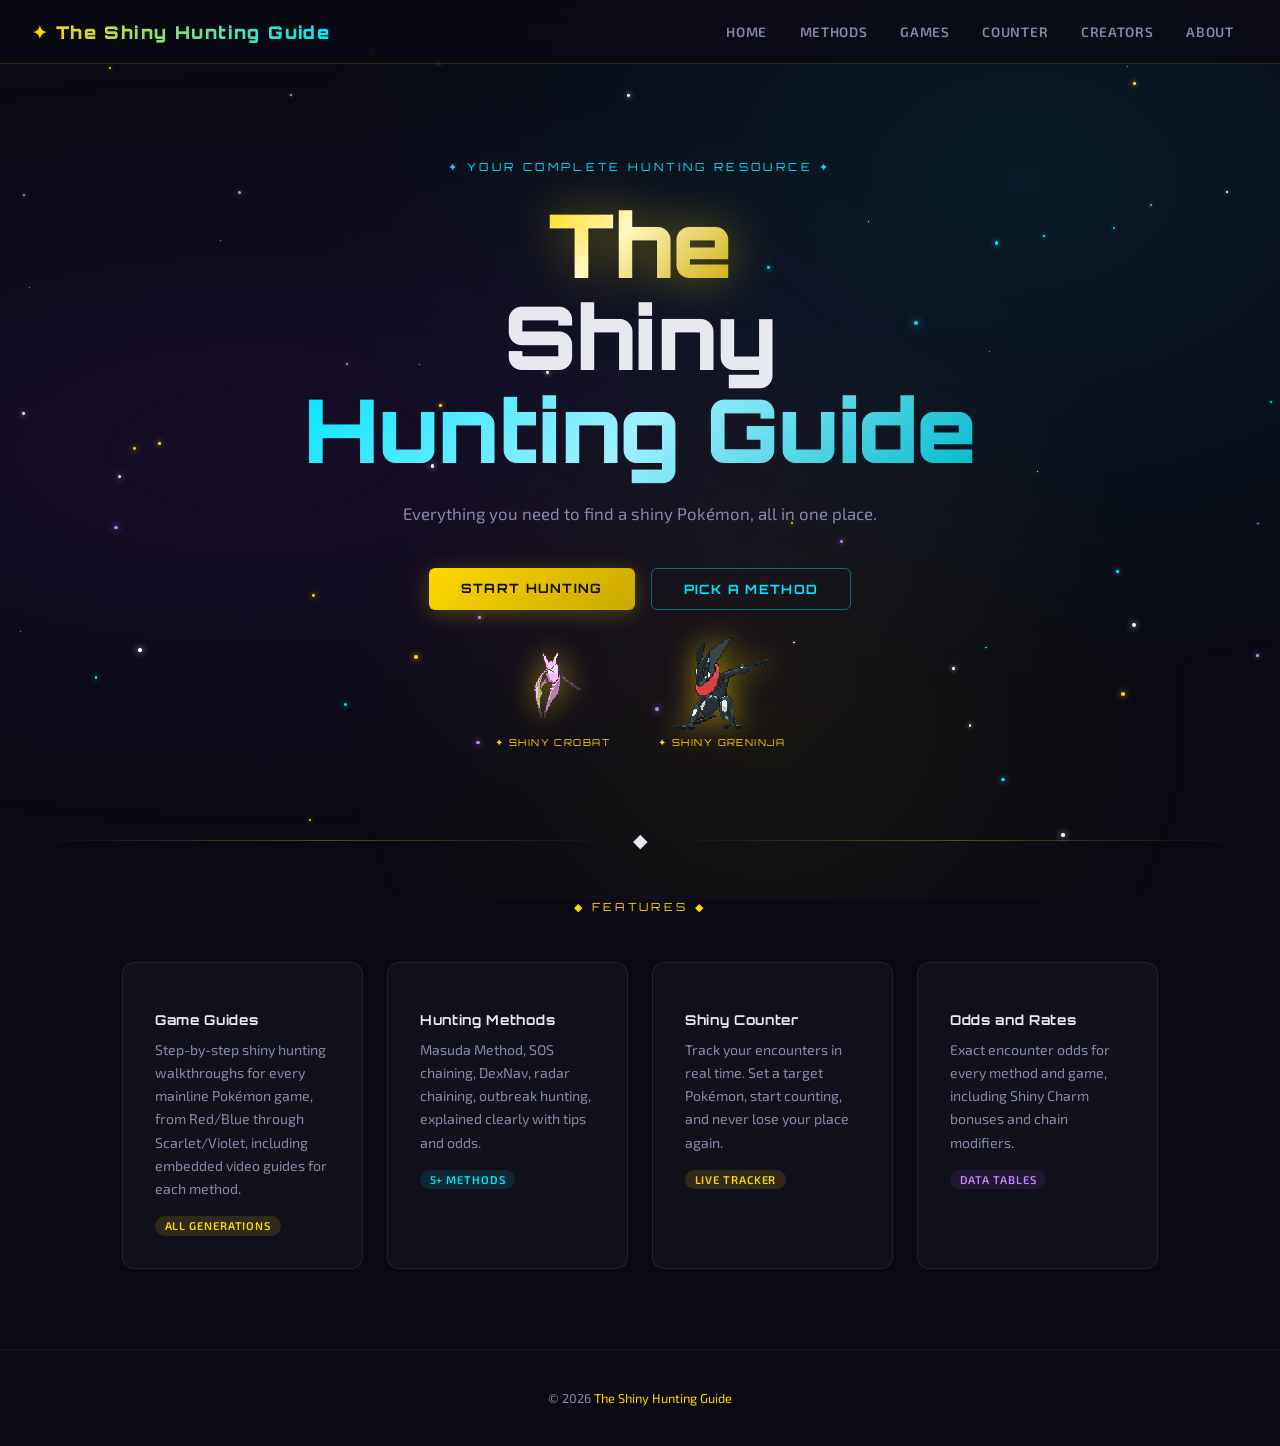
<file: index.html>
<!DOCTYPE html>
<!--------------------------
The Shiny Hunting Guide
Tyler Million
ITEC 2380 Final Project
--------------------------->
<html lang="en">
<head>
  <meta charset="UTF-8" />
  <meta name="viewport" content="width=device-width, initial-scale=1.0"/>
  <title>The Shiny Hunting Guide</title>
  <meta name="description" content="The Shiny Hunting Guide, a complete resource for shiny hunting in every mainline Pokemon game. Methods, game guides, odds, and a live encounter counter."/>
  <link href="https://fonts.googleapis.com/css2?family=Orbitron:wght@400;700;900&family=Exo+2:wght@300;400;600&display=swap" rel="stylesheet"/>
  <link rel="stylesheet" href="style.css"/>
</head>
<body>

  <!-- Sparkle background -->
  <div class="sparkles" id="sparkles"></div>

  <!-- HEADER -->
  <header>
    <nav>
      <div class="nav-logo">✦ The Shiny Hunting Guide</div>
      <ul class="nav-links">
        <li><a href="index.html">Home</a></li>
        <li><a href="methods.html">Methods</a></li>
        <li><a href="games.html">Games</a></li>
        <li><a href="counter.html">Counter</a></li>
        <li><a href="creators.html">Creators</a></li>
        <li><a href="about.html">About</a></li>
      </ul>
    </nav>
  </header>

  <!-- MAIN CONTENT -->
  <main>

    <!-- HERO -->
    <section class="hero">
      <p class="hero-eyebrow">✦ Your Complete Hunting Resource ✦</p>
      <h1>
        <span class="word-shiny">The</span><br>
        <span class="word-hunters">Shiny</span><br>
        <span class="word-guide">Hunting Guide</span>
      </h1>
      <p class="hero-sub">
        Everything you need to find a shiny Pokémon, all in one place.
      </p>
      <div class="hero-cta">
        <a href="counter.html" class="btn-primary">Start Hunting</a>
        <a href="methods.html" class="btn-secondary">Pick a Method</a>
      </div>

      <!-- Animated shiny sprites -->
      <div class="sprite-showcase">
        <div class="sprite-frame">
          <img src="img/crobat-shiny.gif" alt="Shiny Crobat animated sprite"/>
          <span class="sprite-label">✦ Shiny Crobat</span>
        </div>
        <div class="sprite-frame">
          <img src="img/greninja-shiny.gif" alt="Shiny Greninja animated sprite"/>
          <span class="sprite-label">✦ Shiny Greninja</span>
        </div>
      </div>
    </section>

    <!-- DIVIDER -->
    <div class="divider"><span class="divider-icon">◆</span></div>

    <!-- FEATURE CARDS -->
    <section class="features">
      <p class="features-title">◆ Features ◆</p>
      <ul class="sr-only-list">
        <li>Game Guides — walkthroughs for every generation with embedded video guides</li>
        <li>Hunting Methods — Masuda Method, SOS Chaining, DexNav, Outbreaks, and more</li>
        <li>Shiny Counter — live encounter tracker with session history</li>
        <li>Odds and Rates — probability tables for every method and game</li>
      </ul>
      <div class="cards-grid">

        <a class="card" href="games.html">
          <span class="card-icon"></span>
          <h2>Game Guides</h2>
          <p>Step-by-step shiny hunting walkthroughs for every mainline Pokémon game, from Red/Blue through Scarlet/Violet, including embedded video guides for each method.</p>
          <span class="card-tag tag-gold">All Generations</span>
        </a>

        <a class="card" href="methods.html">
          <span class="card-icon"></span>
          <h2>Hunting Methods</h2>
          <p>Masuda Method, SOS chaining, DexNav, radar chaining, outbreak hunting, explained clearly with tips and odds.</p>
          <span class="card-tag tag-teal">5+ Methods</span>
        </a>

        <a class="card" href="counter.html">
          <span class="card-icon"></span>
          <h2>Shiny Counter</h2>
          <p>Track your encounters in real time. Set a target Pokémon, start counting, and never lose your place again.</p>
          <span class="card-tag tag-gold">Live Tracker</span>
        </a>

        <a class="card" href="methods.html">
          <span class="card-icon"></span>
          <h2>Odds and Rates</h2>
          <p>Exact encounter odds for every method and game, including Shiny Charm bonuses and chain modifiers.</p>
          <span class="card-tag tag-purple">Data Tables</span>
        </a>

      </div>
    </section>

  </main>

  <!-- FOOTER -->
  <footer>
    <p>© 2026 <span>The Shiny Hunting Guide</span></p>
  </footer>

  <script src="main.js"></script>
</body>
</html>
</file>
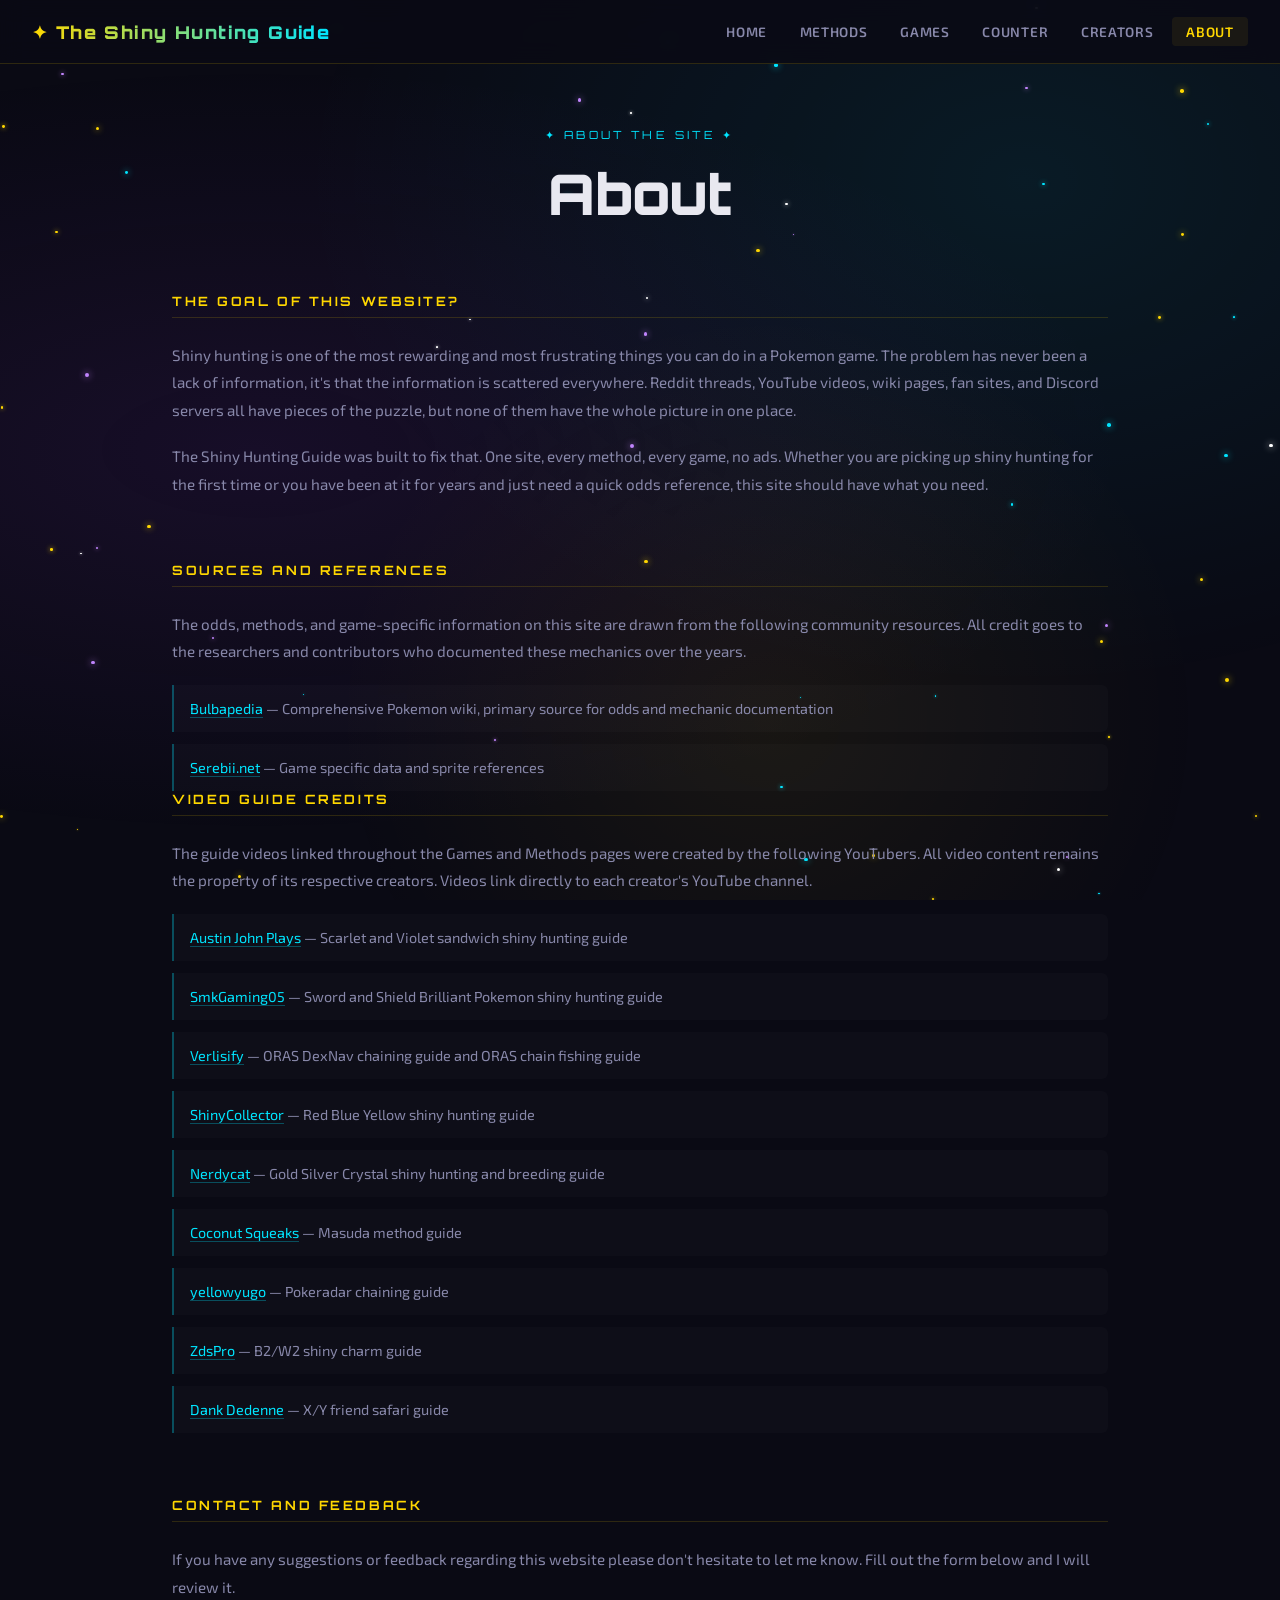
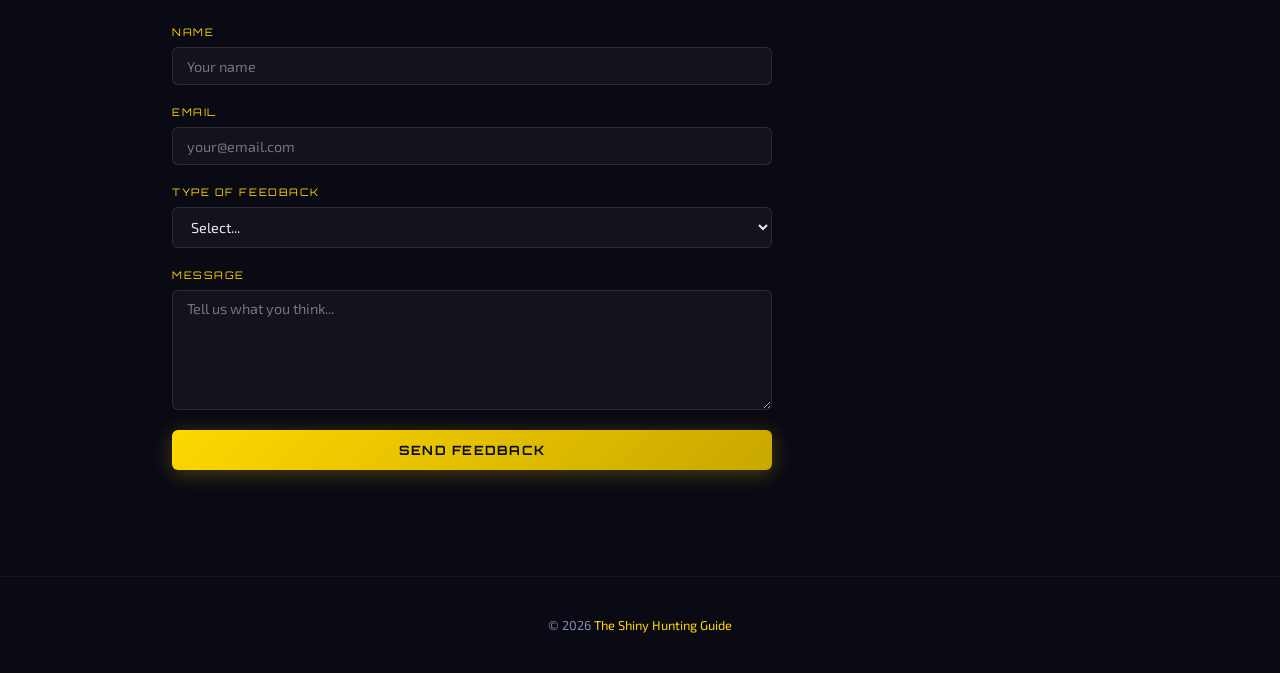
<file: about.html>
<!DOCTYPE html>
<!--------------------------
The Shiny Hunting Guide
Tyler Million
ITEC 2380 Final Project
--------------------------->
<html lang="en">
<head>
  <meta charset="UTF-8" />
  <meta name="viewport" content="width=device-width, initial-scale=1.0"/>
  <title>About | The Shiny Hunting Guide</title>
  <meta name="description" content="The Shiny Hunting Guide, learn about the site, its mission, sources, video credits, and where to leave feedback."/>
  <link href="https://fonts.googleapis.com/css2?family=Orbitron:wght@400;700;900&family=Exo+2:wght@300;400;600&display=swap" rel="stylesheet"/>
  <link rel="stylesheet" href="style.css"/>
</head>
<body>

  <div class="sparkles" id="sparkles"></div>

  <header>
    <nav>
      <div class="nav-logo">✦ The Shiny Hunting Guide</div>
      <ul class="nav-links">
        <li><a href="index.html">Home</a></li>
        <li><a href="methods.html">Methods</a></li>
        <li><a href="games.html">Games</a></li>
        <li><a href="counter.html">Counter</a></li>
        <li><a href="creators.html">Creators</a></li>
        <li><a href="about.html" class="nav-active">About</a></li>
      </ul>
    </nav>
  </header>

  <main>

    <!-- PAGE HEADER -->
    <section class="page-hero">
      <p class="page-eyebrow">✦ About the Site ✦</p>
      <h1 class="page-title">About</h1>
    </section>

    <!-- MISSION -->
    <section class="content-section">
      <h2 class="section-heading">The goal of this website?</h2>
      <p class="body-text">Shiny hunting is one of the most rewarding and most frustrating things you can do in a Pokemon game. The problem has never been a lack of information, it's that the information is scattered everywhere. Reddit threads, YouTube videos, wiki pages, fan sites, and Discord servers all have pieces of the puzzle, but none of them have the whole picture in one place.</p>
      <p class="body-text">The Shiny Hunting Guide was built to fix that. One site, every method, every game, no ads. Whether you are picking up shiny hunting for the first time or you have been at it for years and just need a quick odds reference, this site should have what you need.</p>
    </section>

    <!-- SOURCES -->
    <section class="content-section">
      <h2 class="section-heading">Sources and References</h2>
      <p class="body-text">The odds, methods, and game-specific information on this site are drawn from the following community resources. All credit goes to the researchers and contributors who documented these mechanics over the years.</p>
      <ul class="source-list">
        <li><a href="https://bulbapedia.bulbagarden.net" target="_blank" rel="noopener noreferrer" class="inline-link">Bulbapedia</a> — Comprehensive Pokemon wiki, primary source for odds and mechanic documentation</li>
        <li><a href="https://www.serebii.net" target="_blank" rel="noopener noreferrer" class="inline-link">Serebii.net</a> — Game specific data and sprite references</li>
      </ul>

      <h2 class="section-heading">Video Guide Credits</h2>
      <p class="body-text">The guide videos linked throughout the Games and Methods pages were created by the following YouTubers. All video content remains the property of its respective creators. Videos link directly to each creator's YouTube channel.</p>
      <ul class="source-list">
        <li><a href="https://www.youtube.com/@AustinJohnPlays" target="_blank" rel="noopener noreferrer" class="inline-link">Austin John Plays</a> — Scarlet and Violet sandwich shiny hunting guide</li>
        <li><a href="https://www.youtube.com/@SmkGaming05" target="_blank" rel="noopener noreferrer" class="inline-link">SmkGaming05</a> — Sword and Shield Brilliant Pokemon shiny hunting guide</li>
        <li><a href="https://www.youtube.com/@Verlisify" target="_blank" rel="noopener noreferrer" class="inline-link">Verlisify</a> — ORAS DexNav chaining guide and ORAS chain fishing guide</li>
        <li><a href="https://www.youtube.com/@shinycollector" target="_blank" rel="noopener noreferrer" class="inline-link">ShinyCollector</a> — Red Blue Yellow shiny hunting guide</li>
        <li><a href="https://www.youtube.com/@Nerdycat" target="_blank" rel="noopener noreferrer" class="inline-link">Nerdycat</a> — Gold Silver Crystal shiny hunting and breeding guide</li>
        <li><a href="https://www.youtube.com/@coconutsqueaks" target="_blank" rel="noopener noreferrer" class="inline-link">Coconut Squeaks</a> — Masuda method guide</li>
        <li><a href="https://www.youtube.com/@Yellowyugo" target="_blank" rel="noopener noreferrer" class="inline-link">yellowyugo</a> — Pokeradar chaining guide</li>
        <li><a href="https://www.youtube.com/@ZdsZodyrus" target="_blank" rel="noopener noreferrer" class="inline-link">ZdsPro</a> — B2/W2 shiny charm guide</li>
        <li><a href="https://www.youtube.com/@dankdedenne1768" target="_blank" rel="noopener noreferrer" class="inline-link">Dank Dedenne</a> — X/Y friend safari guide</li>
      </ul>
    </section>

    <!-- CONTACT -->
    <section class="content-section">
      <h2 class="section-heading">Contact and Feedback</h2>
      <p class="body-text">If you have any suggestions or feedback regarding this website please don't hesitate to let me know. Fill out the form below and I will review it.</p>

      <form class="contact-form" id="contact-form">
        <div class="form-group">
          <label for="contact-name">Name</label>
          <input type="text" id="contact-name" placeholder="Your name" maxlength="60" required />
        </div>
        <div class="form-group">
          <label for="contact-email">Email</label>
          <input type="email" id="contact-email" placeholder="your@email.com" required />
        </div>
        <div class="form-group">
          <label for="contact-type">Type of Feedback</label>
          <select id="contact-type">
            <option value="">Select...</option>
            <option>Correction or error report</option>
            <option>Content suggestion</option>
            <option>General feedback</option>
          </select>
        </div>
        <div class="form-group">
          <label for="contact-message">Message</label>
          <textarea id="contact-message" placeholder="Tell us what you think..." rows="5" maxlength="1000" required></textarea>
        </div>
        <button type="submit" class="btn-primary">Send Feedback</button>
        <p class="form-confirm" id="form-confirm"></p>
      </form>
    </section>

  </main>

  <footer>
    <p>© 2026 <span>The Shiny Hunting Guide</span></p>
  </footer>

  <script src="main.js"></script>
  <script src="about.js"></script>
</body>
</html>
</file>
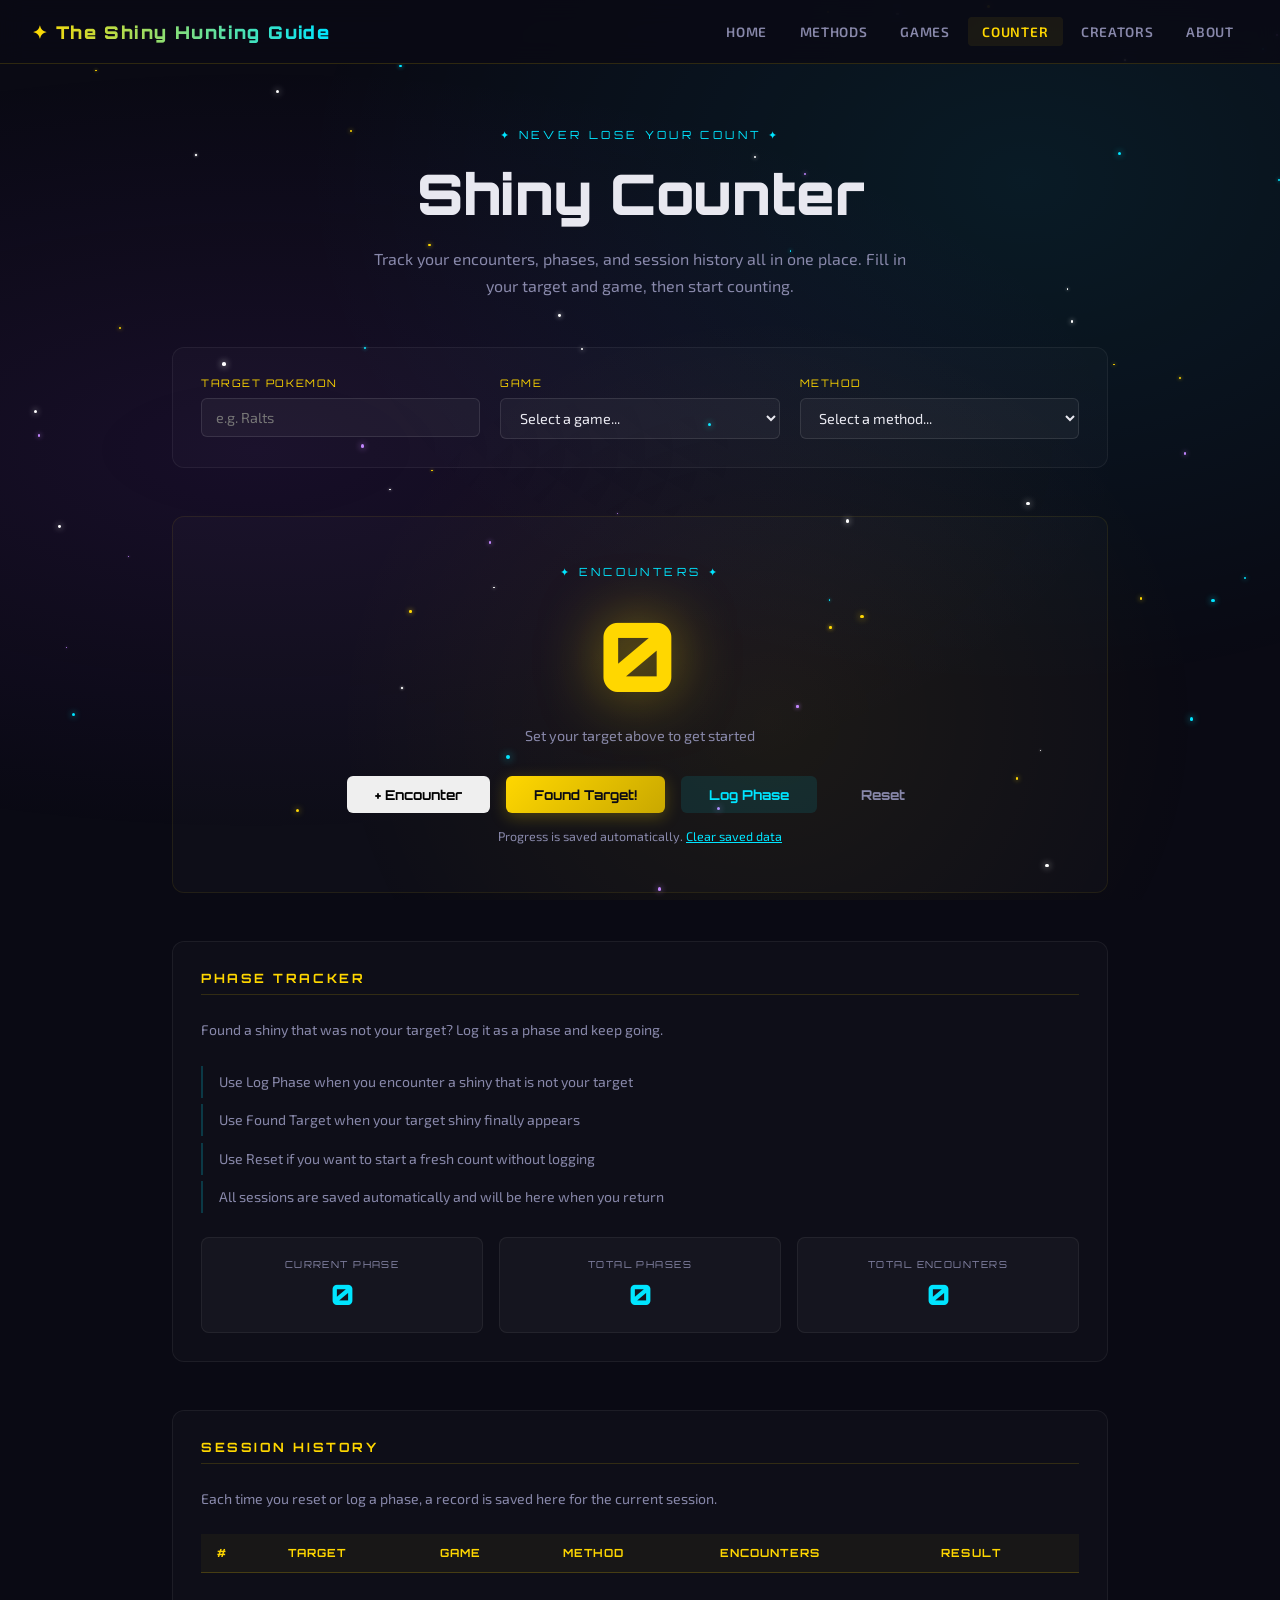
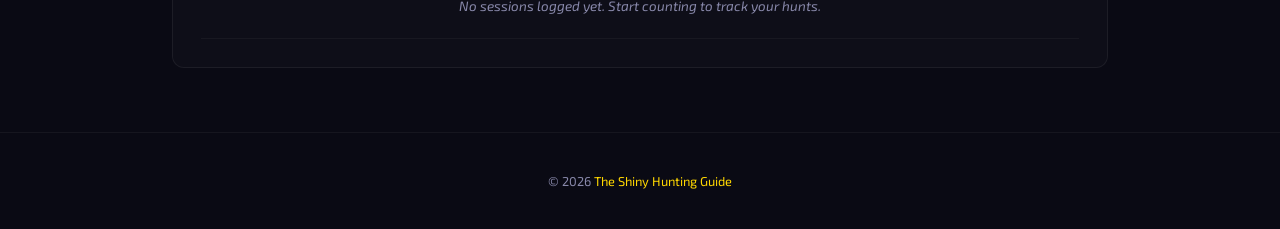
<file: counter.html>
<!DOCTYPE html>
<!--------------------------
The Shiny Hunting Guide
Tyler Million
ITEC 2380 Final Project
--------------------------->
<html lang="en">
<head>
  <meta charset="UTF-8" />
  <meta name="viewport" content="width=device-width, initial-scale=1.0"/>
  <title>Shiny Counter | The Shiny Hunting Guide</title>
  <meta name="description" content="The Shiny Hunting Guide, a free live shiny encounter counter with session history, phase tracking, and progress saving."/>
  <link href="https://fonts.googleapis.com/css2?family=Orbitron:wght@400;700;900&family=Exo+2:wght@300;400;600&display=swap" rel="stylesheet"/>
  <link rel="stylesheet" href="style.css"/>
</head>
<body>

  <div class="sparkles" id="sparkles"></div>

  <header>
    <nav>
      <div class="nav-logo">✦ The Shiny Hunting Guide</div>
      <ul class="nav-links">
        <li><a href="index.html">Home</a></li>
        <li><a href="methods.html">Methods</a></li>
        <li><a href="games.html">Games</a></li>
        <li><a href="counter.html" class="nav-active">Counter</a></li>
        <li><a href="creators.html">Creators</a></li>
        <li><a href="about.html">About</a></li>
      </ul>
    </nav>
  </header>

  <main>

    <!-- PAGE HEADER -->
    <section class="page-hero">
      <p class="page-eyebrow">✦ Never Lose Your Count ✦</p>
      <h1 class="page-title">Shiny Counter</h1>
      <p class="page-sub">Track your encounters, phases, and session history all in one place. Fill in your target and game, then start counting.</p>
    </section>

    <!-- COUNTER TOOL -->
    <section class="content-section counter-tool">

      <!-- Setup form -->
      <form class="counter-setup" id="counter-form" onsubmit="return false;">
        <div class="form-group">
          <label for="target-pokemon">Target Pokemon</label>
          <input type="text" id="target-pokemon" placeholder="e.g. Ralts" maxlength="30" />
        </div>
        <div class="form-group">
          <label for="target-game">Game</label>
          <select id="target-game">
            <option value="">Select a game...</option>
            <optgroup label="Generation 2">
              <option>Gold / Silver</option>
              <option>Crystal</option>
            </optgroup>
            <optgroup label="Generation 3">
              <option>Ruby / Sapphire</option>
              <option>Emerald</option>
              <option>FireRed / LeafGreen</option>
            </optgroup>
            <optgroup label="Generation 4">
              <option>Diamond / Pearl</option>
              <option>Platinum</option>
              <option>HeartGold / SoulSilver</option>
            </optgroup>
            <optgroup label="Generation 5">
              <option>Black / White</option>
              <option>Black 2 / White 2</option>
            </optgroup>
            <optgroup label="Generation 6">
              <option>X / Y</option>
              <option>Omega Ruby / Alpha Sapphire</option>
            </optgroup>
            <optgroup label="Generation 7">
              <option>Sun / Moon</option>
              <option>Ultra Sun / Ultra Moon</option>
            </optgroup>
            <optgroup label="Generation 8">
              <option>Sword / Shield</option>
              <option>Brilliant Diamond / Shining Pearl</option>
              <option>Legends: Arceus</option>
            </optgroup>
            <optgroup label="Generation 9">
              <option>Scarlet / Violet</option>
            </optgroup>
          </select>
        </div>
        <div class="form-group">
          <label for="hunt-method">Method</label>
          <select id="hunt-method">
            <option value="">Select a method...</option>
            <option>Random Encounters</option>
            <option>Soft Resetting</option>
            <option>Masuda Method</option>
            <option>SOS Chaining</option>
            <option>DexNav Chaining</option>
            <option>Mass Outbreak</option>
            <option>Brilliant Aura</option>
            <option>Poke Radar</option>
            <option>Friend Safari</option>
          </select>
        </div>
      </form>

      <!-- Counter display -->
      <div class="full-counter">
        <p class="counter-label">✦ Encounters ✦</p>
        <div class="counter-display" id="main-count">0</div>
        <p class="counter-sub" id="counter-context">Set your target above to get started</p>
        <div class="counter-buttons">
          <button class="counter-btn" id="full-increment">+ Encounter</button>
          <button class="counter-btn btn-found" id="full-found">Found Target!</button>
          <button class="counter-btn btn-phase" id="full-phase">Log Phase</button>
          <button class="counter-btn btn-danger" id="full-reset">Reset</button>
        </div>
        <p class="counter-save-note">Progress is saved automatically. <button class="clear-save-btn" id="clear-save">Clear saved data</button></p>
      </div>

      <!-- Phase counter -->
      <div class="phase-section">
        <h2 class="section-heading">Phase Tracker</h2>
        <p class="phase-intro">Found a shiny that was not your target? Log it as a phase and keep going.</p>
        <ul class="phase-tips">
          <li>Use Log Phase when you encounter a shiny that is not your target</li>
          <li>Use Found Target when your target shiny finally appears</li>
          <li>Use Reset if you want to start a fresh count without logging</li>
          <li>All sessions are saved automatically and will be here when you return</li>
        </ul>
        <div class="phase-stats">
          <div class="stat-card">
            <span class="stat-label">Current Phase</span>
            <span class="stat-value" id="phase-count">0</span>
          </div>
          <div class="stat-card">
            <span class="stat-label">Total Phases</span>
            <span class="stat-value" id="total-phases">0</span>
          </div>
          <div class="stat-card">
            <span class="stat-label">Total Encounters</span>
            <span class="stat-value" id="total-encounters">0</span>
          </div>
        </div>
      </div>

      <!-- Session history -->
      <div class="history-section">
        <h2 class="section-heading">Session History</h2>
        <p class="phase-intro">Each time you reset or log a phase, a record is saved here for the current session.</p>
        <table id="history-table">
          <thead>
            <tr>
              <th>#</th>
              <th>Target</th>
              <th>Game</th>
              <th>Method</th>
              <th>Encounters</th>
              <th>Result</th>
            </tr>
          </thead>
          <tbody id="history-body">
            <tr class="history-empty">
              <td colspan="6">No sessions logged yet. Start counting to track your hunts.</td>
            </tr>
          </tbody>
        </table>
      </div>

    </section>

  </main>

  <footer>
    <p>© 2026 <span>The Shiny Hunting Guide</span></p>
  </footer>

  <script src="main.js"></script>
  <script src="counter.js"></script>
</body>
</html>
</file>
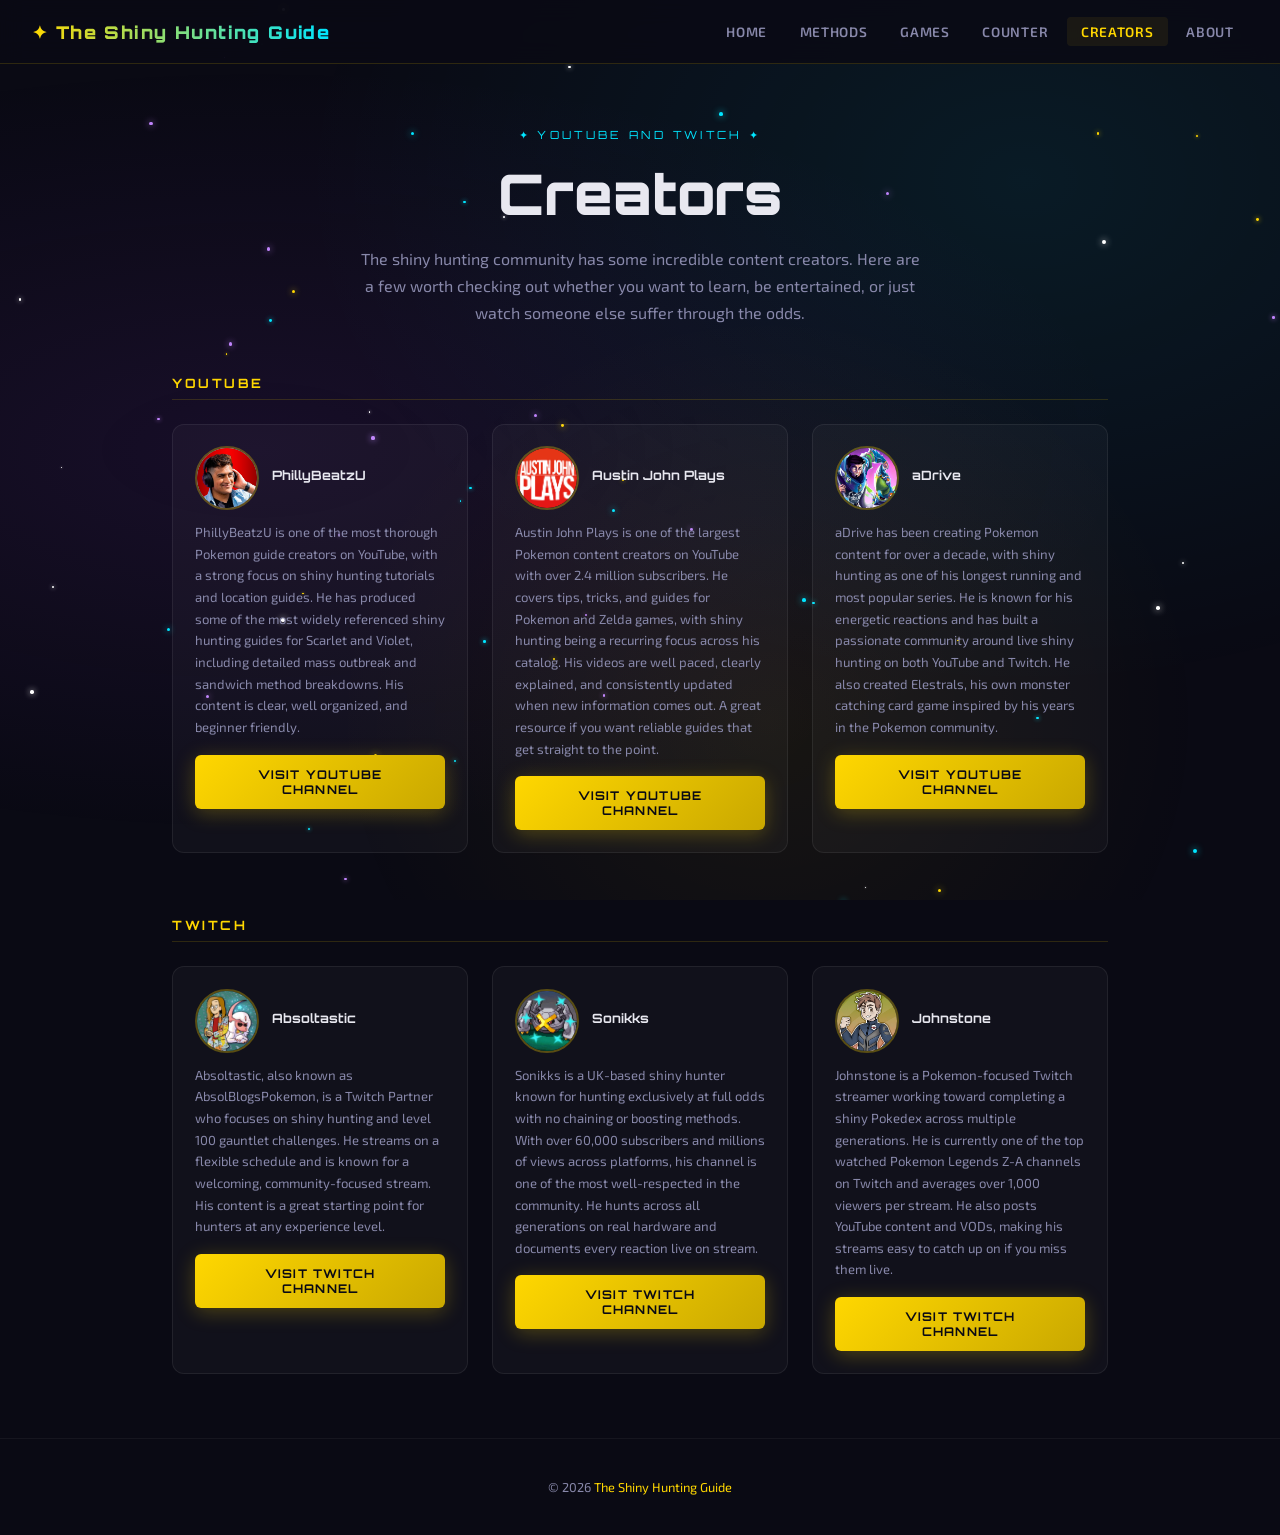
<file: creators.html>
<!DOCTYPE html>
<!--------------------------
The Shiny Hunting Guide
Tyler Million
ITEC 2380 Final Project
--------------------------->
<html lang="en">
<head>
  <meta charset="UTF-8" />
  <meta name="viewport" content="width=device-width, initial-scale=1.0"/>
  <title>Creators | The Shiny Hunting Guide</title>
  <meta name="description" content="The Shiny Hunting Guide, discover the best shiny hunting content creators on YouTube and Twitch including PhillyBeatzU, Austin John Plays, and more."/>
  <link href="https://fonts.googleapis.com/css2?family=Orbitron:wght@400;700;900&family=Exo+2:wght@300;400;600&display=swap" rel="stylesheet"/>
  <link rel="stylesheet" href="style.css"/>
</head>
<body>

  <div class="sparkles" id="sparkles"></div>

  <header>
    <nav>
      <div class="nav-logo">✦ The Shiny Hunting Guide</div>
      <ul class="nav-links">
        <li><a href="index.html">Home</a></li>
        <li><a href="methods.html">Methods</a></li>
        <li><a href="games.html">Games</a></li>
        <li><a href="counter.html">Counter</a></li>
        <li><a href="creators.html" class="nav-active">Creators</a></li>
        <li><a href="about.html">About</a></li>
      </ul>
    </nav>
  </header>

  <main>

    <!-- PAGE HEADER -->
    <section class="page-hero">
      <p class="page-eyebrow">✦ YouTube and Twitch ✦</p>
      <h1 class="page-title">Creators</h1>
      <p class="page-sub">The shiny hunting community has some incredible content creators. Here are a few worth checking out whether you want to learn, be entertained, or just watch someone else suffer through the odds.</p>
    </section>

    <!-- YOUTUBE -->
    <section class="content-section">
      <h2 class="section-heading">YouTube</h2>
      <div class="creator-grid">

        <div class="creator-card">
          <div class="creator-header">
            <img src="img/phillybeatzu.jpg" alt="PhillyBeatzU profile picture" class="creator-pfp"/>
            <div class="creator-info">
              <h3>PhillyBeatzU</h3>
            </div>
          </div>
          <p>PhillyBeatzU is one of the most thorough Pokemon guide creators on YouTube, with a strong focus on shiny hunting tutorials and location guides. He has produced some of the most widely referenced shiny hunting guides for Scarlet and Violet, including detailed mass outbreak and sandwich method breakdowns. His content is clear, well organized, and beginner friendly.</p>
          <a href="https://www.youtube.com/@PhillyBeatzU" target="_blank" rel="noopener noreferrer" class="creator-link btn-primary">Visit YouTube Channel</a>
        </div>

        <div class="creator-card">
          <div class="creator-header">
            <img src="img/austinjohnplays.png" alt="Austin John Plays profile picture" class="creator-pfp"/>
            <div class="creator-info">
              <h3>Austin John Plays</h3>
            </div>
          </div>
          <p>Austin John Plays is one of the largest Pokemon content creators on YouTube with over 2.4 million subscribers. He covers tips, tricks, and guides for Pokemon and Zelda games, with shiny hunting being a recurring focus across his catalog. His videos are well paced, clearly explained, and consistently updated when new information comes out. A great resource if you want reliable guides that get straight to the point.</p>
          <a href="https://www.youtube.com/@AustinJohnPlays" target="_blank" rel="noopener noreferrer" class="creator-link btn-primary">Visit YouTube Channel</a>
        </div>

        <div class="creator-card">
          <div class="creator-header">
            <img src="img/adrive.jpg" alt="aDrive profile picture" class="creator-pfp"/>
            <div class="creator-info">
              <h3>aDrive</h3>
            </div>
          </div>
          <p>aDrive has been creating Pokemon content for over a decade, with shiny hunting as one of his longest running and most popular series. He is known for his energetic reactions and has built a passionate community around live shiny hunting on both YouTube and Twitch. He also created Elestrals, his own monster catching card game inspired by his years in the Pokemon community.</p>
          <a href="https://www.youtube.com/@aDrive" target="_blank" rel="noopener noreferrer" class="creator-link btn-primary">Visit YouTube Channel</a>
        </div>

      </div>
    </section>

    <!-- TWITCH -->
    <section class="content-section">
      <h2 class="section-heading">Twitch</h2>
      <div class="creator-grid">

        <div class="creator-card">
          <div class="creator-header">
            <img src="img/absoltastic.png" alt="Absoltastic profile picture" class="creator-pfp"/>
            <div class="creator-info">
              <h3>Absoltastic</h3>
            </div>
          </div>
          <p>Absoltastic, also known as AbsolBlogsPokemon, is a Twitch Partner who focuses on shiny hunting and level 100 gauntlet challenges. He streams on a flexible schedule and is known for a welcoming, community-focused stream. His content is a great starting point for hunters at any experience level.</p>
          <a href="https://www.twitch.tv/absoltastic" target="_blank" rel="noopener noreferrer" class="creator-link btn-primary">Visit Twitch Channel</a>
        </div>

        <div class="creator-card">
          <div class="creator-header">
            <img src="img/sonikks.jpg" alt="Sonikks profile picture" class="creator-pfp"/>
            <div class="creator-info">
              <h3>Sonikks</h3>
            </div>
          </div>
          <p>Sonikks is a UK-based shiny hunter known for hunting exclusively at full odds with no chaining or boosting methods. With over 60,000 subscribers and millions of views across platforms, his channel is one of the most well-respected in the community. He hunts across all generations on real hardware and documents every reaction live on stream.</p>
          <a href="https://www.twitch.tv/sonikks" target="_blank" rel="noopener noreferrer" class="creator-link btn-primary">Visit Twitch Channel</a>
        </div>

        <div class="creator-card">
          <div class="creator-header">
            <img src="img/johnstone.jpg" alt="Johnstone profile picture" class="creator-pfp"/>
            <div class="creator-info">
              <h3>Johnstone</h3>
            </div>
          </div>
          <p>Johnstone is a Pokemon-focused Twitch streamer working toward completing a shiny Pokedex across multiple generations. He is currently one of the top watched Pokemon Legends Z-A channels on Twitch and averages over 1,000 viewers per stream. He also posts YouTube content and VODs, making his streams easy to catch up on if you miss them live.</p>
          <a href="https://www.twitch.tv/johnstone" target="_blank" rel="noopener noreferrer" class="creator-link btn-primary">Visit Twitch Channel</a>
        </div>

      </div>
    </section>

  </main>

  <footer>
    <p>© 2026 <span>The Shiny Hunting Guide</span></p>
  </footer>

  <script src="main.js"></script>
</body>
</html>
</file>
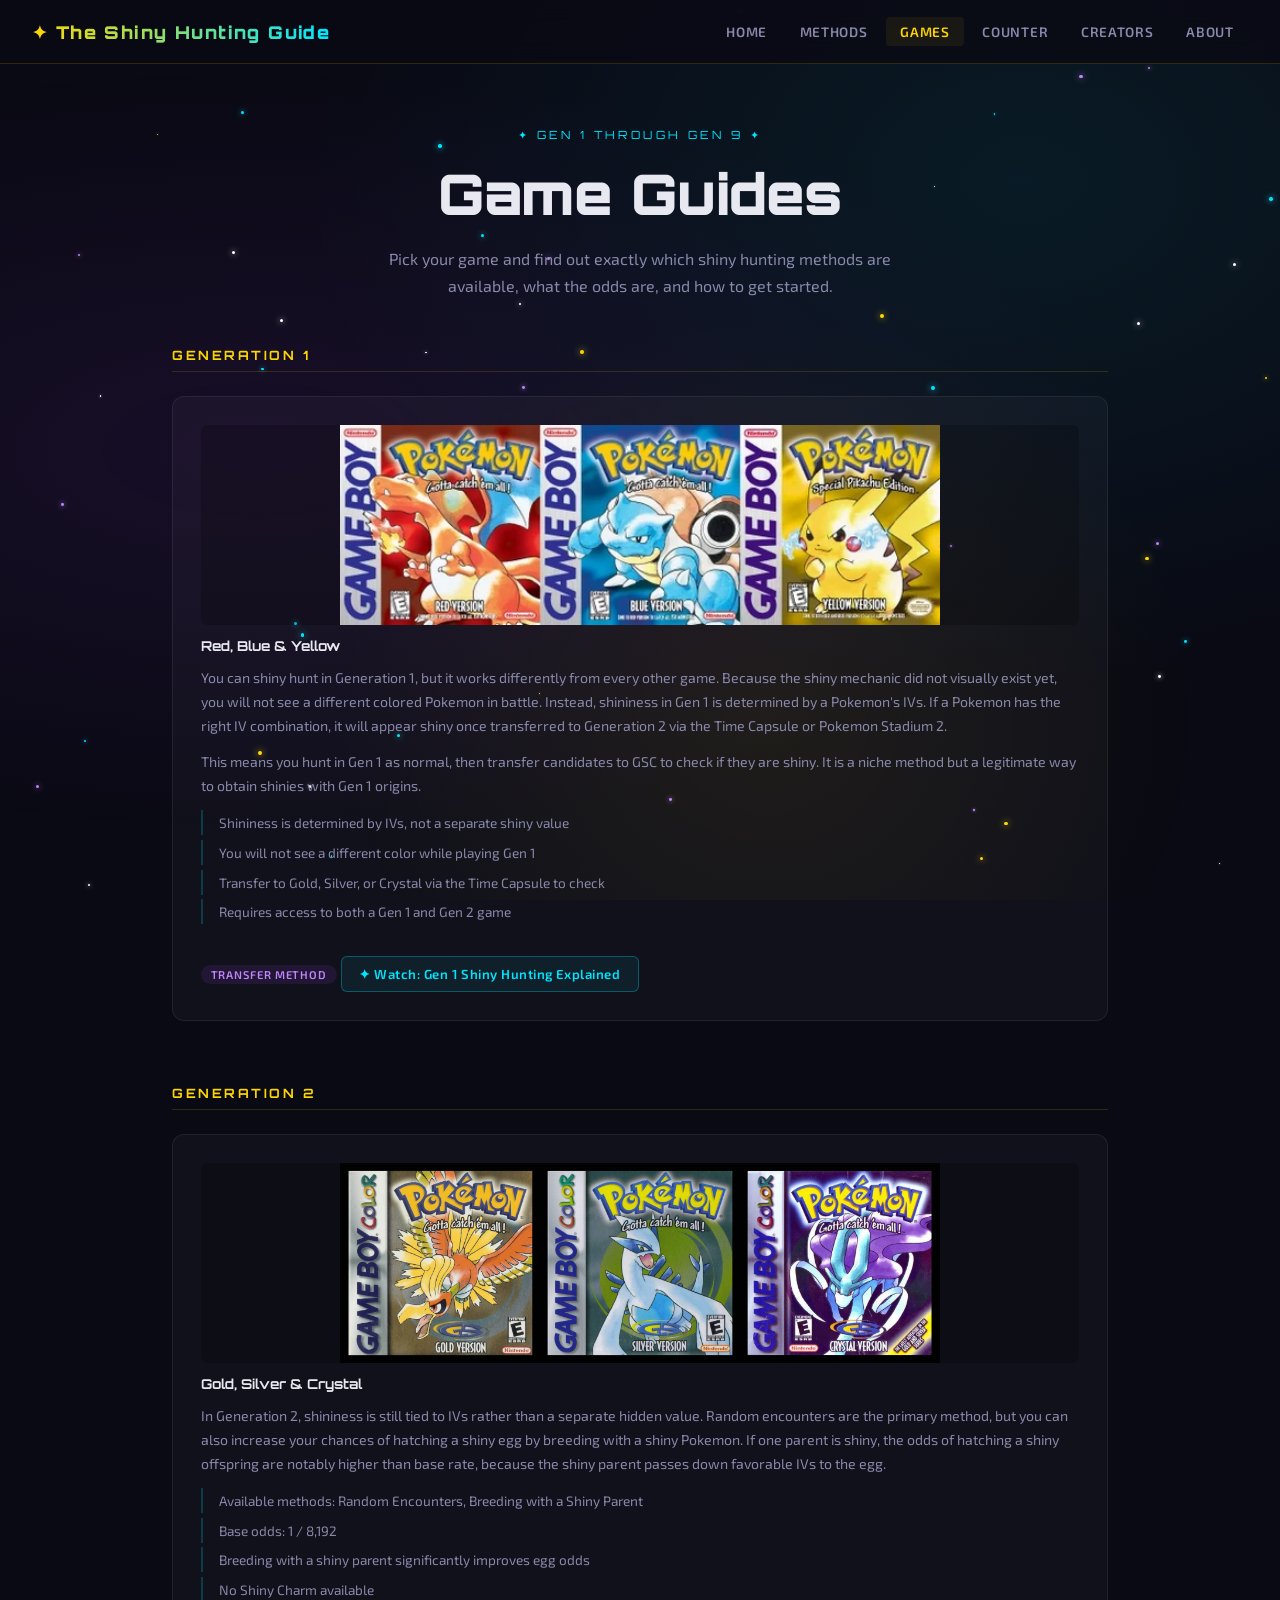
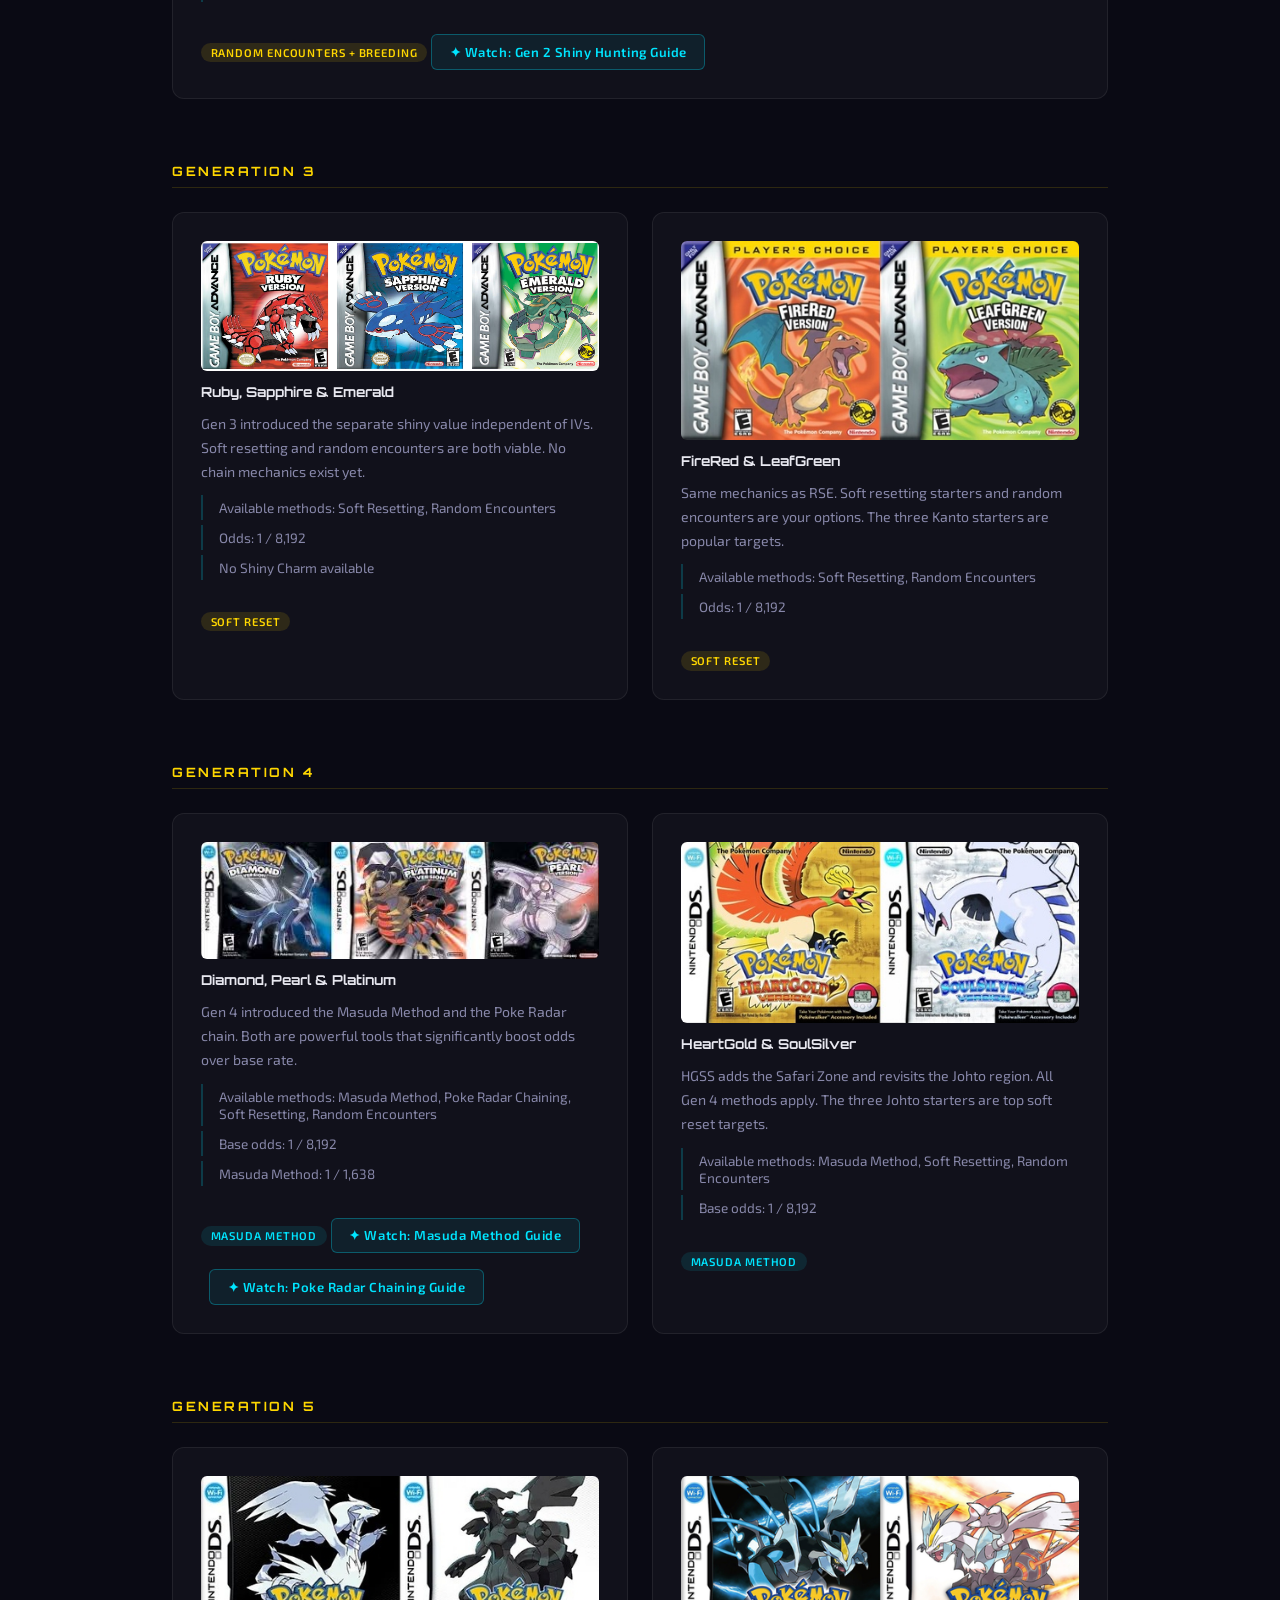
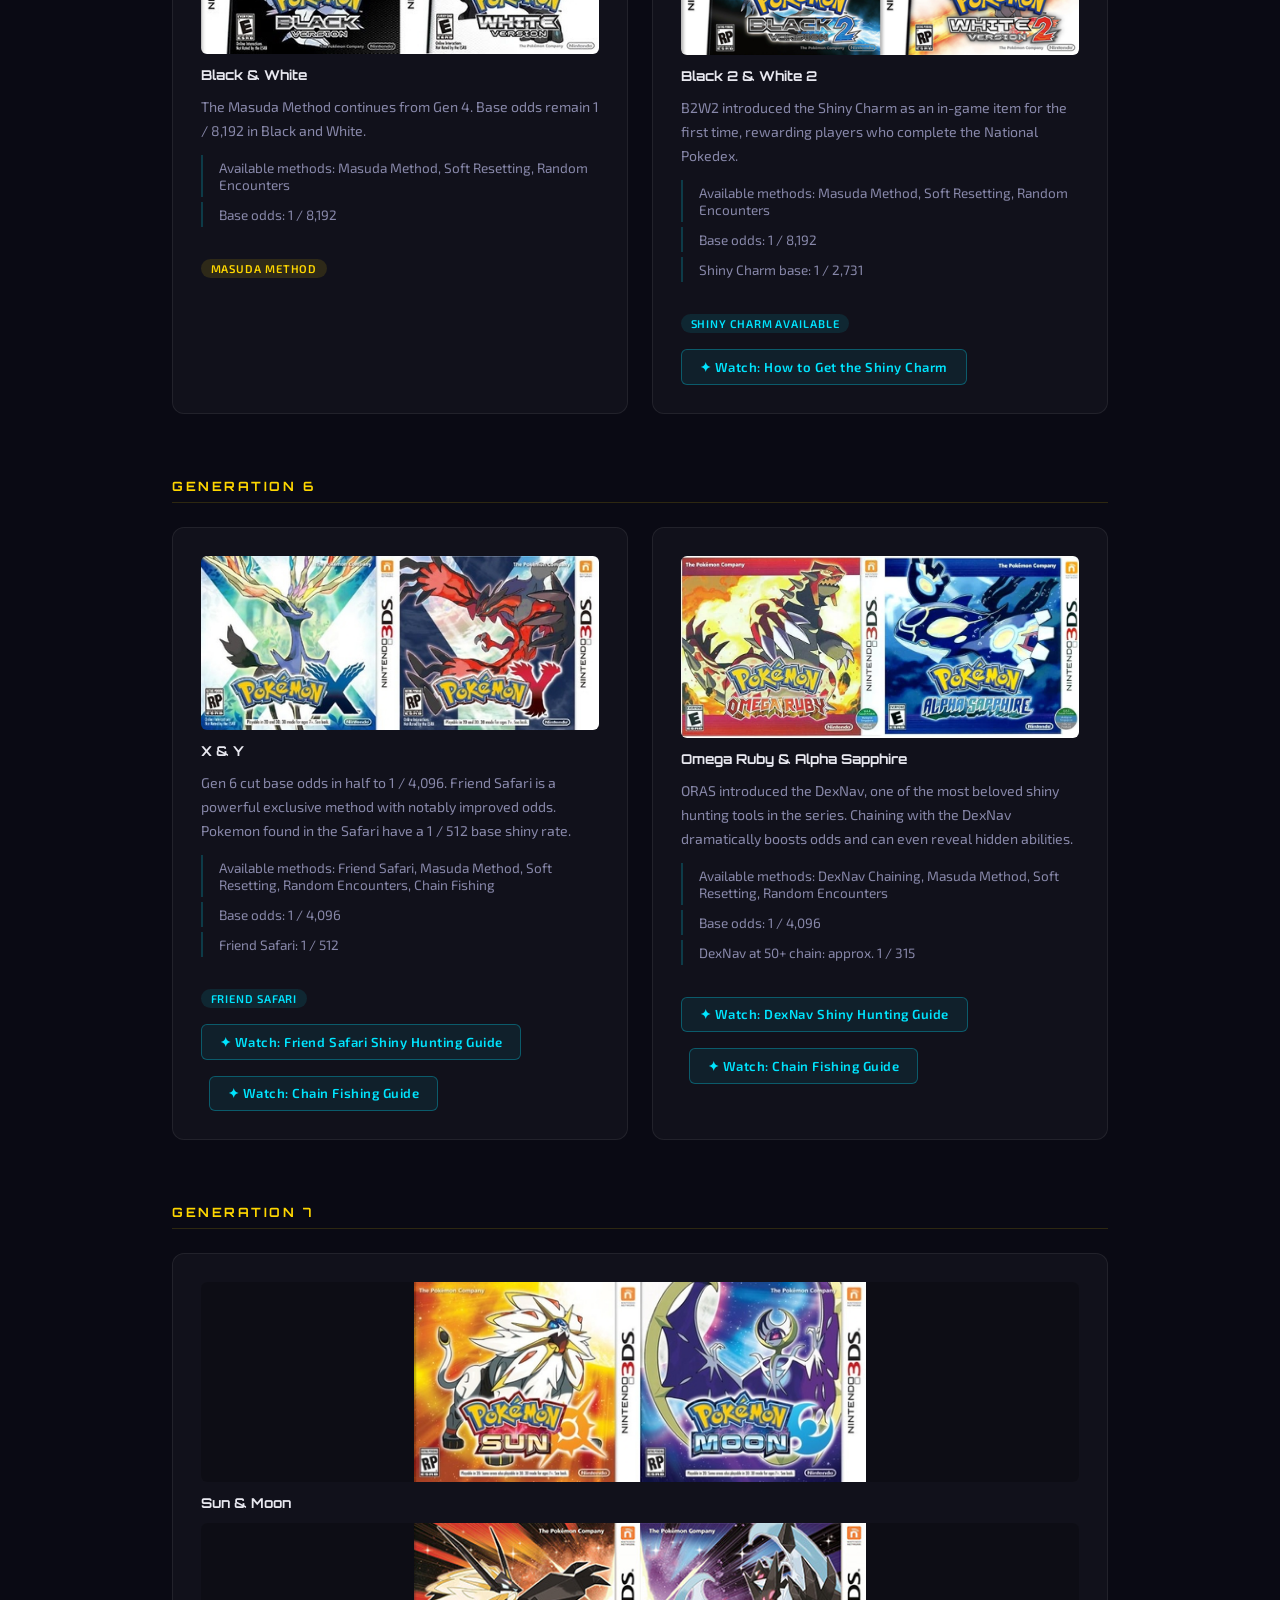
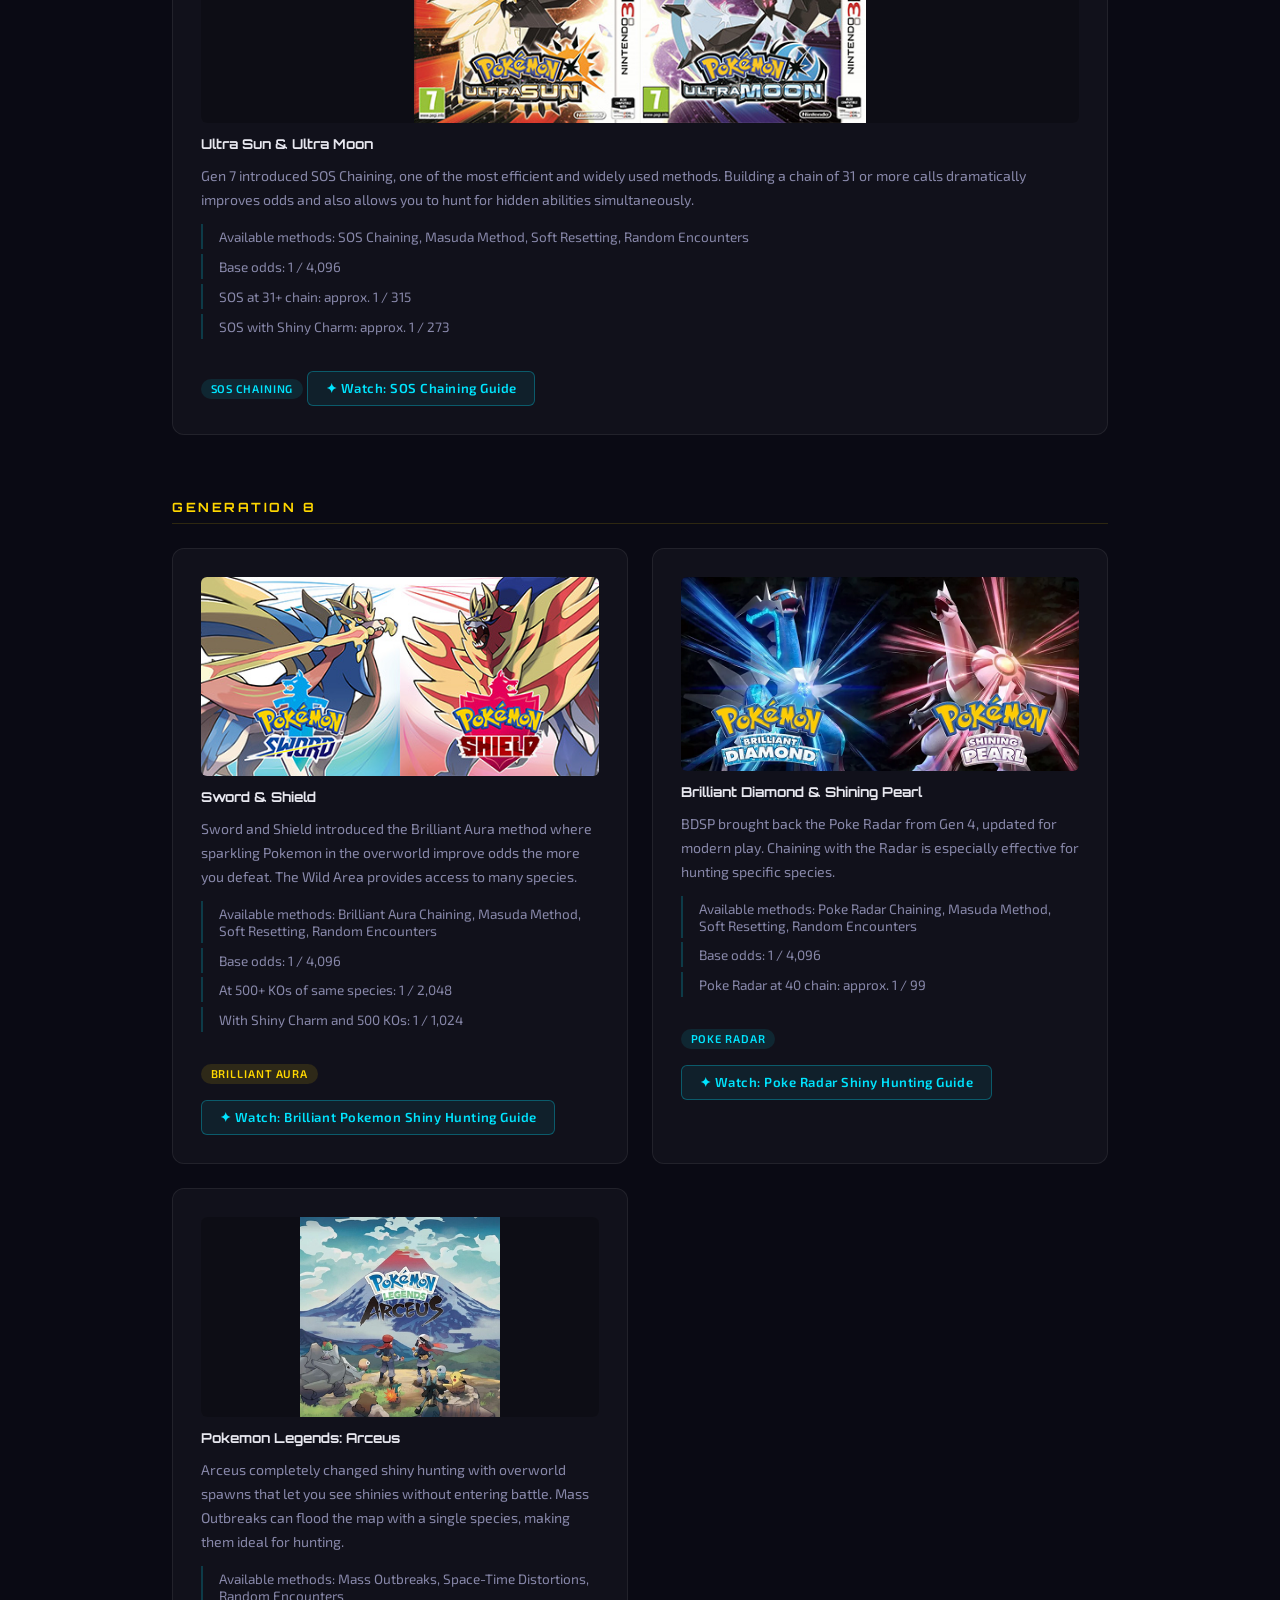
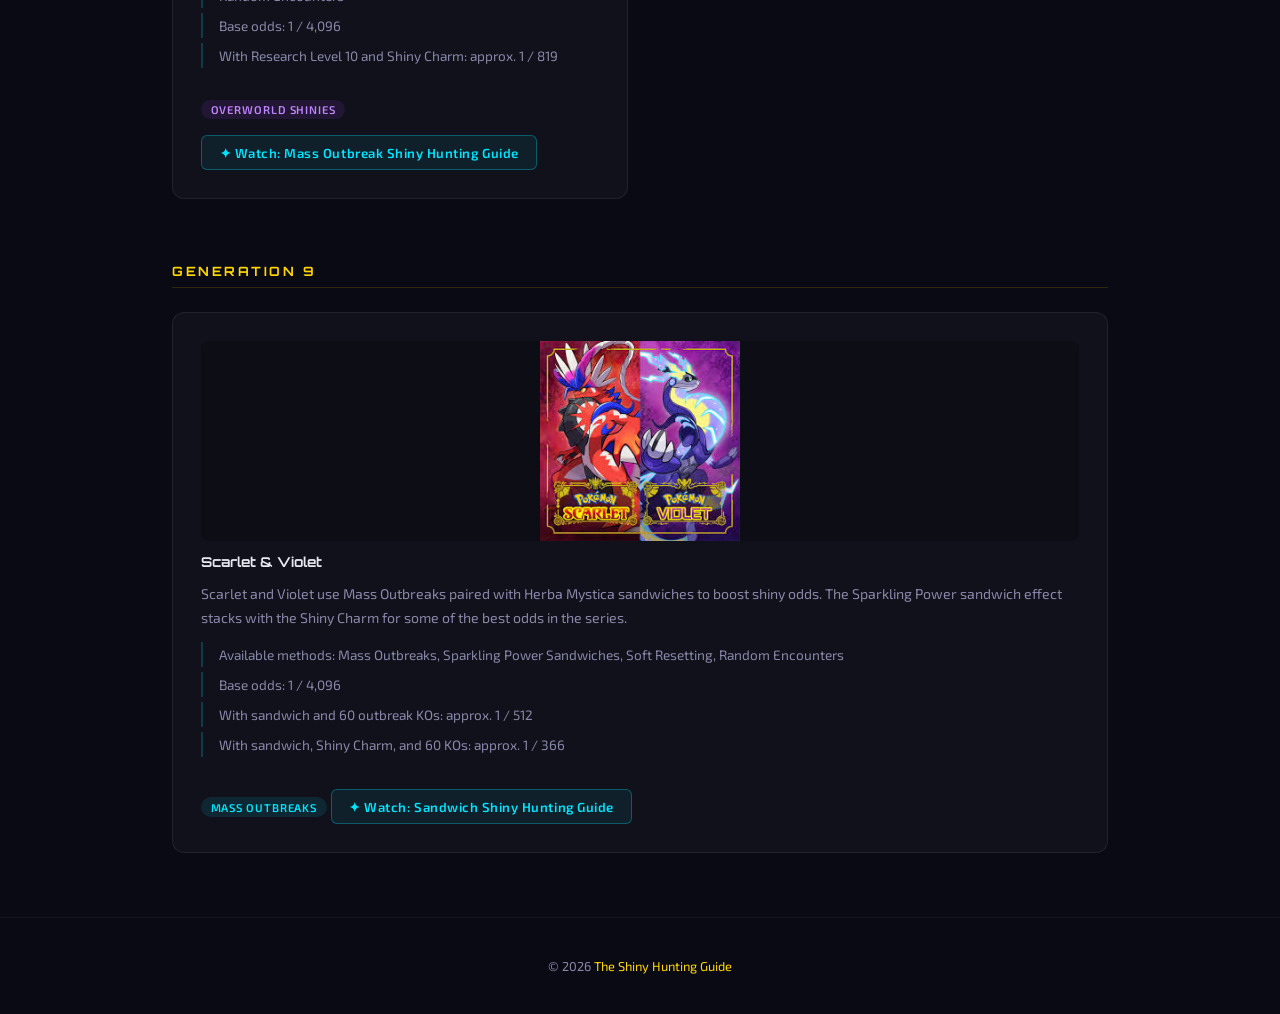
<file: games.html>
<!DOCTYPE html>
<!--------------------------
The Shiny Hunting Guide
Tyler Million
ITEC 2380 Final Project
--------------------------->
<html lang="en">
<head>
  <meta charset="UTF-8" />
  <meta name="viewport" content="width=device-width, initial-scale=1.0"/>
  <title>Game Guides | The Shiny Hunting Guide</title>
  <meta name="description" content="The Shiny Hunting Guide, includes generation by generation shiny hunting guides from Gen 1 through Gen 9 with odds, methods, and video guides."/>
  <link href="https://fonts.googleapis.com/css2?family=Orbitron:wght@400;700;900&family=Exo+2:wght@300;400;600&display=swap" rel="stylesheet"/>
  <link rel="stylesheet" href="style.css"/>
</head>
<body>

  <div class="sparkles" id="sparkles"></div>

  <header>
    <nav>
      <div class="nav-logo">✦ The Shiny Hunting Guide</div>
      <ul class="nav-links">
        <li><a href="index.html">Home</a></li>
        <li><a href="methods.html">Methods</a></li>
        <li><a href="games.html" class="nav-active">Games</a></li>
        <li><a href="counter.html">Counter</a></li>
        <li><a href="creators.html">Creators</a></li>
        <li><a href="about.html">About</a></li>
      </ul>
    </nav>
  </header>

  <main>

    <!-- PAGE HEADER -->
    <section class="page-hero">
      <p class="page-eyebrow">✦ Gen 1 Through Gen 9 ✦</p>
      <h1 class="page-title">Game Guides</h1>
      <p class="page-sub">Pick your game and find out exactly which shiny hunting methods are available, what the odds are, and how to get started.</p>
    </section>

    <!-- GEN 1 -->
    <section class="content-section">
      <h2 class="section-heading">Generation 1</h2>
      <div class="game-grid">
        <div class="game-card">
          <img src="img/rby.png" alt="Pokemon Red Blue Yellow box art" class="game-card-img"/>
          <h3>Red, Blue &amp; Yellow</h3>
          <p>You can shiny hunt in Generation 1, but it works differently from every other game. Because the shiny mechanic did not visually exist yet, you will not see a different colored Pokemon in battle. Instead, shininess in Gen 1 is determined by a Pokemon's IVs. If a Pokemon has the right IV combination, it will appear shiny once transferred to Generation 2 via the Time Capsule or Pokemon Stadium 2.</p>
          <p>This means you hunt in Gen 1 as normal, then transfer candidates to GSC to check if they are shiny. It is a niche method but a legitimate way to obtain shinies with Gen 1 origins.</p>
          <ul>
            <li>Shininess is determined by IVs, not a separate shiny value</li>
            <li>You will not see a different color while playing Gen 1</li>
            <li>Transfer to Gold, Silver, or Crystal via the Time Capsule to check</li>
            <li>Requires access to both a Gen 1 and Gen 2 game</li>
          </ul>
          <span class="card-tag tag-purple">Transfer Method</span>
          <a class="video-link" href="https://www.youtube.com/watch?v=5pD4tU1CXZY" target="_blank" rel="noopener noreferrer">
            ✦ Watch: Gen 1 Shiny Hunting Explained
          </a>
        </div>
      </div>
    </section>

    <!-- GEN 2 -->
    <section class="content-section">
      <h2 class="section-heading">Generation 2</h2>
      <div class="game-grid">
        <div class="game-card">
          <img src="img/goldsilvercrystal.jpeg" alt="Pokemon Gold Silver Crystal box art" class="game-card-img"/>
          <h3>Gold, Silver &amp; Crystal</h3>
          <p>In Generation 2, shininess is still tied to IVs rather than a separate hidden value. Random encounters are the primary method, but you can also increase your chances of hatching a shiny egg by breeding with a shiny Pokemon. If one parent is shiny, the odds of hatching a shiny offspring are notably higher than base rate, because the shiny parent passes down favorable IVs to the egg.</p>
          <ul>
            <li>Available methods: Random Encounters, Breeding with a Shiny Parent</li>
            <li>Base odds: 1 / 8,192</li>
            <li>Breeding with a shiny parent significantly improves egg odds</li>
            <li>No Shiny Charm available</li>
          </ul>
          <span class="card-tag tag-gold">Random Encounters + Breeding</span>
          <a class="video-link" href="https://www.youtube.com/watch?v=yFAoqSEF_ao" target="_blank" rel="noopener noreferrer">
            ✦ Watch: Gen 2 Shiny Hunting Guide
          </a>
        </div>
      </div>
    </section>

    <!-- GEN 3 -->
    <section class="content-section">
      <h2 class="section-heading">Generation 3</h2>
      <div class="game-grid">
        <div class="game-card">
          <img src="img/rubysapphireemerald.png" alt="Pokemon Ruby Sapphire Emerald box art" class="game-card-img"/>
          <h3>Ruby, Sapphire &amp; Emerald</h3>
          <p>Gen 3 introduced the separate shiny value independent of IVs. Soft resetting and random encounters are both viable. No chain mechanics exist yet.</p>
          <ul>
            <li>Available methods: Soft Resetting, Random Encounters</li>
            <li>Odds: 1 / 8,192</li>
            <li>No Shiny Charm available</li>
          </ul>
          <span class="card-tag tag-gold">Soft Reset</span>
        </div>
        <div class="game-card">
          <img src="img/fireredleafgreen.jpg" alt="Pokemon FireRed LeafGreen box art" class="game-card-img"/>
          <h3>FireRed &amp; LeafGreen</h3>
          <p>Same mechanics as RSE. Soft resetting starters and random encounters are your options. The three Kanto starters are popular targets.</p>
          <ul>
            <li>Available methods: Soft Resetting, Random Encounters</li>
            <li>Odds: 1 / 8,192</li>
          </ul>
          <span class="card-tag tag-gold">Soft Reset</span>
        </div>
      </div>
    </section>

    <!-- GEN 4 -->
    <section class="content-section">
      <h2 class="section-heading">Generation 4</h2>
      <div class="game-grid">
        <div class="game-card">
          <img src="img/diamondpearlplatinum.jpg" alt="Pokemon Diamond Pearl Platinum box art" class="game-card-img"/>
          <h3>Diamond, Pearl &amp; Platinum</h3>
          <p>Gen 4 introduced the Masuda Method and the Poke Radar chain. Both are powerful tools that significantly boost odds over base rate.</p>
          <ul>
            <li>Available methods: Masuda Method, Poke Radar Chaining, Soft Resetting, Random Encounters</li>
            <li>Base odds: 1 / 8,192</li>
            <li>Masuda Method: 1 / 1,638</li>
          </ul>
          <span class="card-tag tag-teal">Masuda Method</span>
          <a class="video-link" href="https://www.youtube.com/shorts/PTXp-Pmrpgo" target="_blank" rel="noopener noreferrer">
            ✦ Watch: Masuda Method Guide
          </a>
          <a class="video-link" href="https://www.youtube.com/watch?v=nXVGWZOEHU8" target="_blank" rel="noopener noreferrer">
            ✦ Watch: Poke Radar Chaining Guide
          </a>
        </div>
        <div class="game-card">
          <img src="img/heartgoldsoulsilver.jpg" alt="Pokemon HeartGold SoulSilver box art" class="game-card-img"/>
          <h3>HeartGold &amp; SoulSilver</h3>
          <p>HGSS adds the Safari Zone and revisits the Johto region. All Gen 4 methods apply. The three Johto starters are top soft reset targets.</p>
          <ul>
            <li>Available methods: Masuda Method, Soft Resetting, Random Encounters</li>
            <li>Base odds: 1 / 8,192</li>
          </ul>
          <span class="card-tag tag-teal">Masuda Method</span>
        </div>
      </div>
    </section>

    <!-- GEN 5 -->
    <section class="content-section">
      <h2 class="section-heading">Generation 5</h2>
      <div class="game-grid">
        <div class="game-card">
          <img src="img/blackwhite.jpg" alt="Pokemon Black White box art" class="game-card-img"/>
          <h3>Black &amp; White</h3>
          <p>The Masuda Method continues from Gen 4. Base odds remain 1 / 8,192 in Black and White.</p>
          <ul>
            <li>Available methods: Masuda Method, Soft Resetting, Random Encounters</li>
            <li>Base odds: 1 / 8,192</li>
          </ul>
          <span class="card-tag tag-gold">Masuda Method</span>
        </div>
        <div class="game-card">
          <img src="img/black2white2.png" alt="Pokemon Black 2 White 2 box art" class="game-card-img"/>
          <h3>Black 2 &amp; White 2</h3>
          <p>B2W2 introduced the Shiny Charm as an in-game item for the first time, rewarding players who complete the National Pokedex.</p>
          <ul>
            <li>Available methods: Masuda Method, Soft Resetting, Random Encounters</li>
            <li>Base odds: 1 / 8,192</li>
            <li>Shiny Charm base: 1 / 2,731</li>
          </ul>
          <span class="card-tag tag-teal">Shiny Charm Available</span>
          <a class="video-link" href="https://www.youtube.com/watch?v=uZJ4lGOThf4" target="_blank" rel="noopener noreferrer">
            ✦ Watch: How to Get the Shiny Charm
          </a>
        </div>
      </div>
    </section>

    <!-- GEN 6 -->
    <section class="content-section">
      <h2 class="section-heading">Generation 6</h2>
      <div class="game-grid">
        <div class="game-card">
          <img src="img/xy.jpg" alt="Pokemon X Y box art" class="game-card-img"/>
          <h3>X &amp; Y</h3>
          <p>Gen 6 cut base odds in half to 1 / 4,096. Friend Safari is a powerful exclusive method with notably improved odds. Pokemon found in the Safari have a 1 / 512 base shiny rate.</p>
          <ul>
            <li>Available methods: Friend Safari, Masuda Method, Soft Resetting, Random Encounters, Chain Fishing</li>
            <li>Base odds: 1 / 4,096</li>
            <li>Friend Safari: 1 / 512</li>
          </ul>
          <span class="card-tag tag-teal">Friend Safari</span>
          <a class="video-link" href="https://www.youtube.com/watch?v=zBQrRgqdPtk" target="_blank" rel="noopener noreferrer">
            ✦ Watch: Friend Safari Shiny Hunting Guide
          </a>
          <a class="video-link" href="https://www.youtube.com/watch?v=uYV3o2EyzJg" target="_blank" rel="noopener noreferrer">
            ✦ Watch: Chain Fishing Guide
          </a>
        </div>
        <div class="game-card">
          <img src="img/omegarubyalphasapphire.jpg" alt="Pokemon Omega Ruby Alpha Sapphire box art" class="game-card-img"/>
          <h3>Omega Ruby &amp; Alpha Sapphire</h3>
          <p>ORAS introduced the DexNav, one of the most beloved shiny hunting tools in the series. Chaining with the DexNav dramatically boosts odds and can even reveal hidden abilities.</p>
          <ul>
            <li>Available methods: DexNav Chaining, Masuda Method, Soft Resetting, Random Encounters</li>
            <li>Base odds: 1 / 4,096</li>
            <li>DexNav at 50+ chain: approx. 1 / 315</li>
          </ul>
          <a class="video-link" href="https://www.youtube.com/watch?v=LKKMgEWitug" target="_blank" rel="noopener noreferrer">
            ✦ Watch: DexNav Shiny Hunting Guide
          </a>
          <a class="video-link" href="https://www.youtube.com/watch?v=uYV3o2EyzJg" target="_blank" rel="noopener noreferrer">
            ✦ Watch: Chain Fishing Guide
          </a>
        </div>
      </div>
    </section>

    <!-- GEN 7 -->
    <section class="content-section">
      <h2 class="section-heading">Generation 7</h2>
      <div class="game-grid">
        <div class="game-card">
          <img src="img/sunmoon.jpg" alt="Pokemon Sun Moon box art" class="game-card-img"/>
          <h3>Sun &amp; Moon</h3>
          <img src="img/ultrasunultramoon.jpg" alt="Pokemon Ultra Sun Ultra Moon box art" class="game-card-img"/>
          <h3 class="game-card-subtitle">Ultra Sun &amp; Ultra Moon</h3>
          <p>Gen 7 introduced SOS Chaining, one of the most efficient and widely used methods. Building a chain of 31 or more calls dramatically improves odds and also allows you to hunt for hidden abilities simultaneously.</p>
          <ul>
            <li>Available methods: SOS Chaining, Masuda Method, Soft Resetting, Random Encounters</li>
            <li>Base odds: 1 / 4,096</li>
            <li>SOS at 31+ chain: approx. 1 / 315</li>
            <li>SOS with Shiny Charm: approx. 1 / 273</li>
          </ul>
          <span class="card-tag tag-teal">SOS Chaining</span>
          <a class="video-link" href="https://www.youtube.com/watch?v=SECbtrvFT2A" target="_blank" rel="noopener noreferrer">
            ✦ Watch: SOS Chaining Guide
          </a>
        </div>
      </div>
    </section>

    <!-- GEN 8 -->
    <section class="content-section">
      <h2 class="section-heading">Generation 8</h2>
      <div class="game-grid">
        <div class="game-card">
          <img src="img/swordshield.jpg" alt="Pokemon Sword Shield box art" class="game-card-img"/>
          <h3>Sword &amp; Shield</h3>
          <p>Sword and Shield introduced the Brilliant Aura method where sparkling Pokemon in the overworld improve odds the more you defeat. The Wild Area provides access to many species.</p>
          <ul>
            <li>Available methods: Brilliant Aura Chaining, Masuda Method, Soft Resetting, Random Encounters</li>
            <li>Base odds: 1 / 4,096</li>
            <li>At 500+ KOs of same species: 1 / 2,048</li>
            <li>With Shiny Charm and 500 KOs: 1 / 1,024</li>
          </ul>
          <span class="card-tag tag-gold">Brilliant Aura</span>
          <a class="video-link" href="https://www.youtube.com/watch?v=7pZ6BetN_cA" target="_blank" rel="noopener noreferrer">
            ✦ Watch: Brilliant Pokemon Shiny Hunting Guide
          </a>
        </div>
        <div class="game-card">
          <img src="img/bdsp.png" alt="Pokemon Brilliant Diamond Shining Pearl box art" class="game-card-img"/>
          <h3>Brilliant Diamond &amp; Shining Pearl</h3>
          <p>BDSP brought back the Poke Radar from Gen 4, updated for modern play. Chaining with the Radar is especially effective for hunting specific species.</p>
          <ul>
            <li>Available methods: Poke Radar Chaining, Masuda Method, Soft Resetting, Random Encounters</li>
            <li>Base odds: 1 / 4,096</li>
            <li>Poke Radar at 40 chain: approx. 1 / 99</li>
          </ul>
          <span class="card-tag tag-teal">Poke Radar</span>
          <a class="video-link" href="https://www.youtube.com/watch?v=IMXflOrDycA" target="_blank" rel="noopener noreferrer">
            ✦ Watch: Poke Radar Shiny Hunting Guide
          </a>
        </div>
        <div class="game-card">
          <img src="img/pla.jpg" alt="Pokemon Legends Arceus box art" class="game-card-img"/>
          <h3>Pokemon Legends: Arceus</h3>
          <p>Arceus completely changed shiny hunting with overworld spawns that let you see shinies without entering battle. Mass Outbreaks can flood the map with a single species, making them ideal for hunting.</p>
          <ul>
            <li>Available methods: Mass Outbreaks, Space-Time Distortions, Random Encounters</li>
            <li>Base odds: 1 / 4,096</li>
            <li>With Research Level 10 and Shiny Charm: approx. 1 / 819</li>
          </ul>
          <span class="card-tag tag-purple">Overworld Shinies</span>
          <a class="video-link" href="https://www.youtube.com/watch?v=N9pQv26clng" target="_blank" rel="noopener noreferrer">
            ✦ Watch: Mass Outbreak Shiny Hunting Guide
          </a>
        </div>
      </div>
    </section>

    <!-- GEN 9 -->
    <section class="content-section">
      <h2 class="section-heading">Generation 9</h2>
      <div class="game-grid">
        <div class="game-card">
          <img src="img/sv.jpg" alt="Pokemon Scarlet Violet box art" class="game-card-img"/>
          <h3>Scarlet &amp; Violet</h3>
          <p>Scarlet and Violet use Mass Outbreaks paired with Herba Mystica sandwiches to boost shiny odds. The Sparkling Power sandwich effect stacks with the Shiny Charm for some of the best odds in the series.</p>
          <ul>
            <li>Available methods: Mass Outbreaks, Sparkling Power Sandwiches, Soft Resetting, Random Encounters</li>
            <li>Base odds: 1 / 4,096</li>
            <li>With sandwich and 60 outbreak KOs: approx. 1 / 512</li>
            <li>With sandwich, Shiny Charm, and 60 KOs: approx. 1 / 366</li>
          </ul>
          <span class="card-tag tag-teal">Mass Outbreaks</span>
          <a class="video-link" href="https://www.youtube.com/watch?v=viCf7axmOCI" target="_blank" rel="noopener noreferrer">
            ✦ Watch: Sandwich Shiny Hunting Guide
          </a>
        </div>
      </div>
    </section>

  </main>

  <footer>
    <p>© 2026 <span>The Shiny Hunting Guide</span></p>
  </footer>

  <script src="main.js"></script>
</body>
</html>
</file>
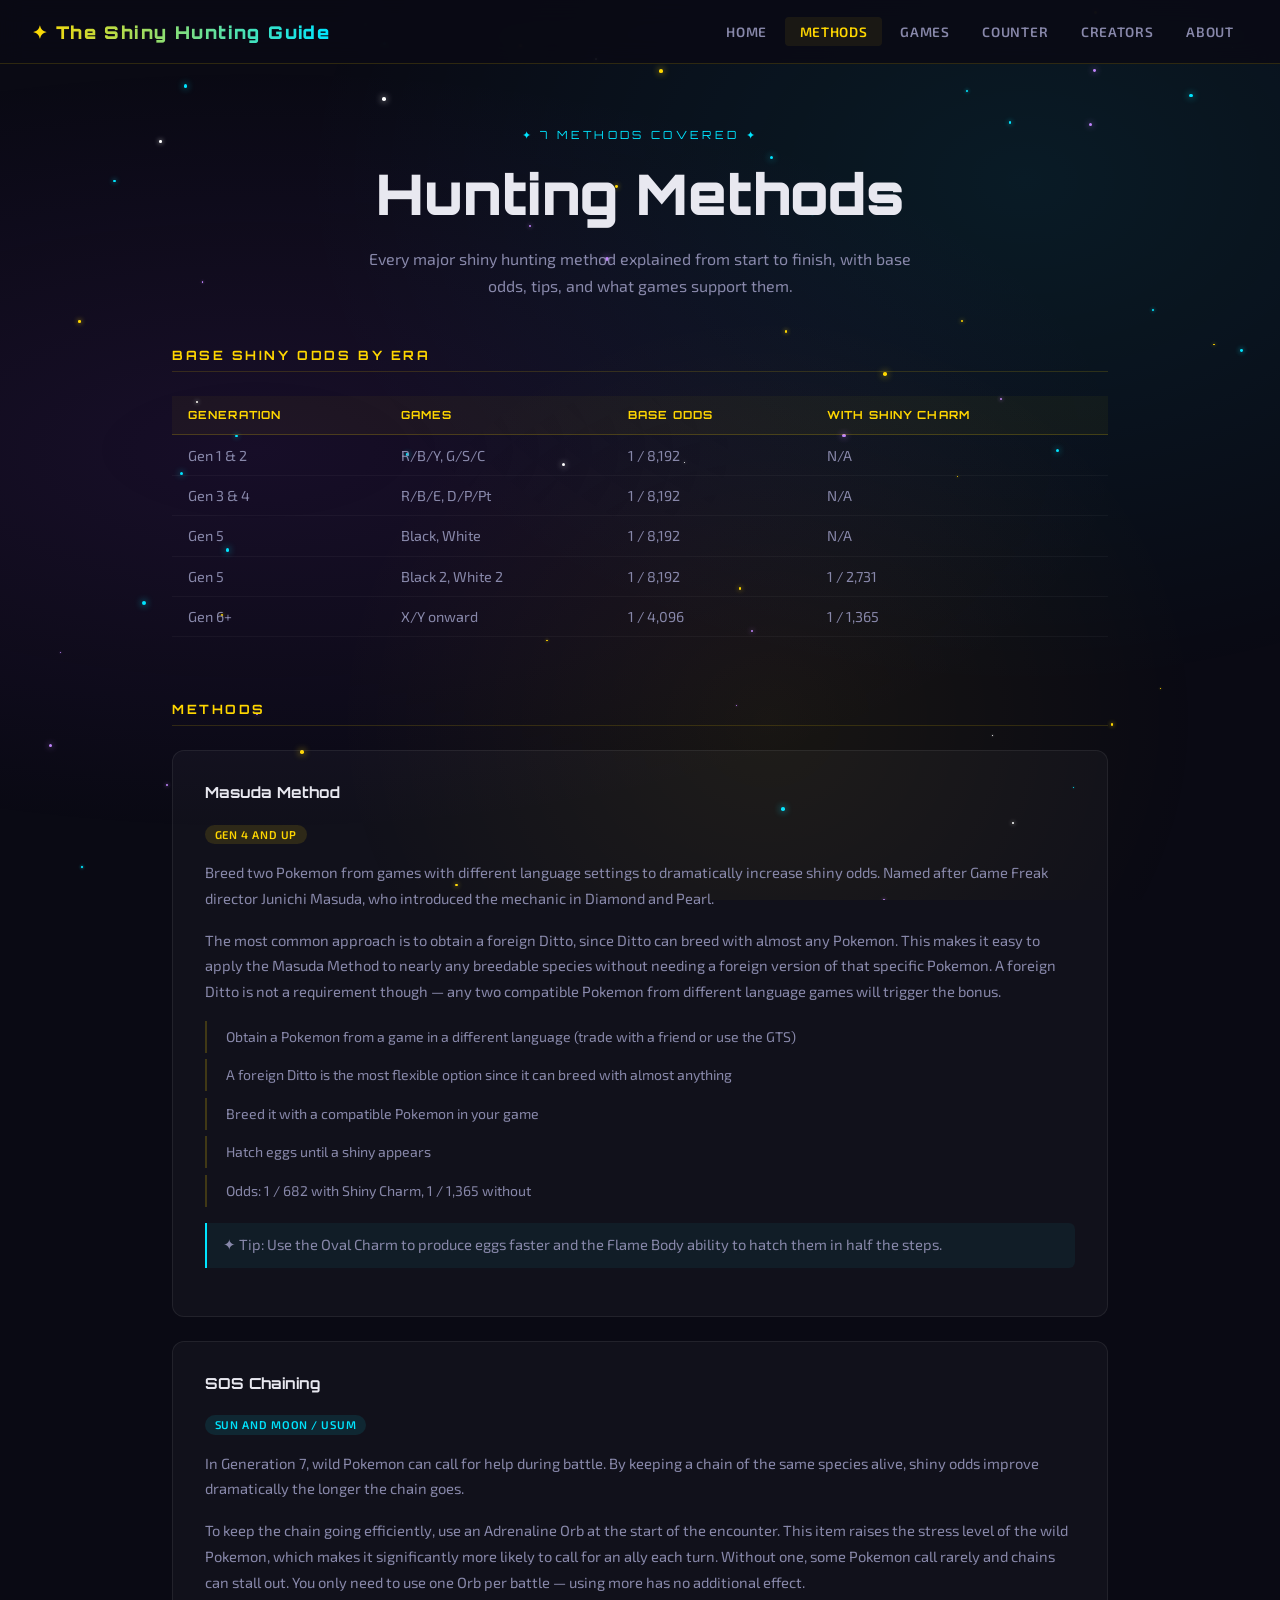
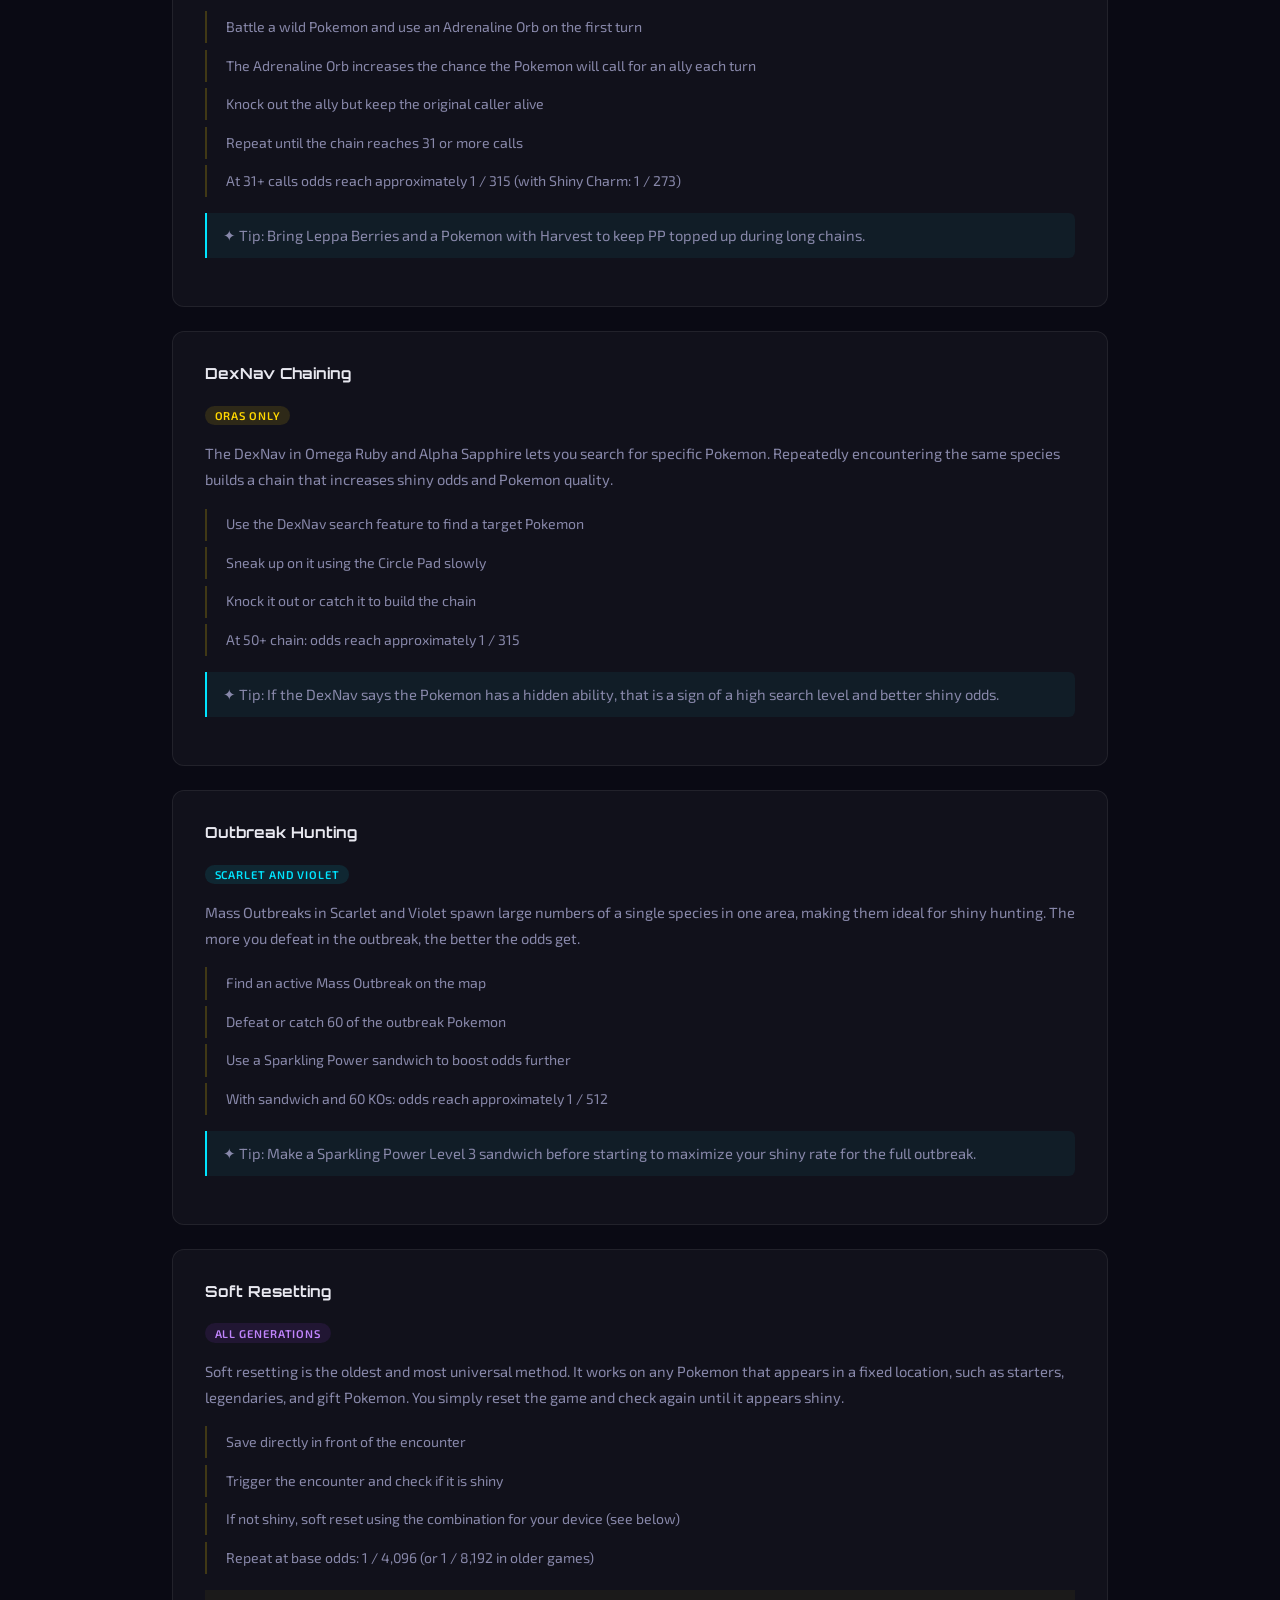
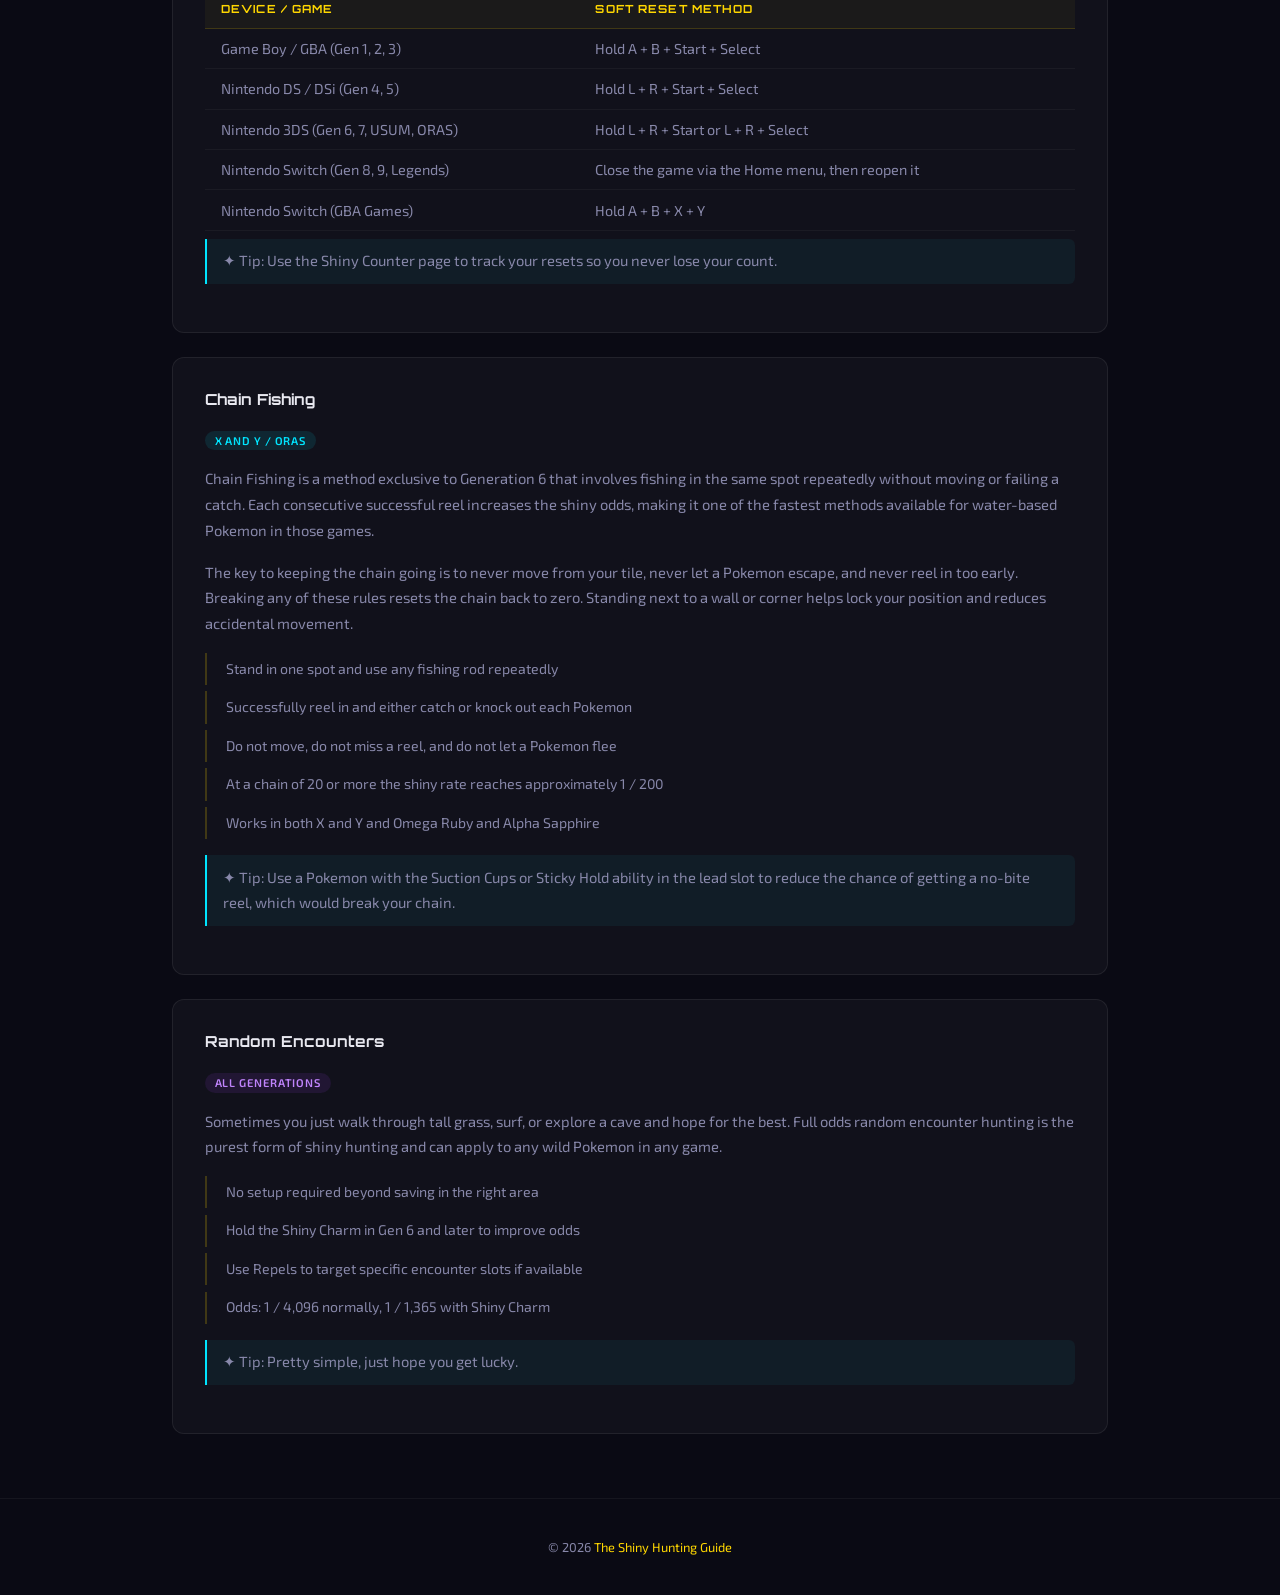
<file: methods.html>
<!DOCTYPE html>
<!--------------------------
The Shiny Hunting Guide
Tyler Million
ITEC 2380 Final Project
--------------------------->
<html lang="en">
<head>
  <meta charset="UTF-8" />
  <meta name="viewport" content="width=device-width, initial-scale=1.0"/>
  <title>Hunting Methods | The Shiny Hunting Guide</title>
  <meta name="description" content="The Shiny Hunting Guide, a detailed guide for every shiny hunting method including Masuda Method, SOS Chaining, DexNav, Chain Fishing, and more."/>
  <link href="https://fonts.googleapis.com/css2?family=Orbitron:wght@400;700;900&family=Exo+2:wght@300;400;600&display=swap" rel="stylesheet"/>
  <link rel="stylesheet" href="style.css"/>
</head>
<body>

  <div class="sparkles" id="sparkles"></div>

  <header>
    <nav>
      <div class="nav-logo">✦ The Shiny Hunting Guide</div>
      <ul class="nav-links">
        <li><a href="index.html">Home</a></li>
        <li><a href="methods.html" class="nav-active">Methods</a></li>
        <li><a href="games.html">Games</a></li>
        <li><a href="counter.html">Counter</a></li>
        <li><a href="creators.html">Creators</a></li>
        <li><a href="about.html">About</a></li>
      </ul>
    </nav>
  </header>

  <main>

    <!-- PAGE HEADER -->
    <section class="page-hero">
      <p class="page-eyebrow">✦ 7 Methods Covered ✦</p>
      <h1 class="page-title">Hunting Methods</h1>
      <p class="page-sub">Every major shiny hunting method explained from start to finish, with base odds, tips, and what games support them.</p>
    </section>

    <!-- ODDS REFERENCE TABLE -->
    <section class="content-section">
      <h2 class="section-heading">Base Shiny Odds by Era</h2>
      <div class="table-wrap">
        <table>
          <thead>
            <tr>
              <th>Generation</th>
              <th>Games</th>
              <th>Base Odds</th>
              <th>With Shiny Charm</th>
            </tr>
          </thead>
          <tbody>
            <tr>
              <td>Gen 1 &amp; 2</td>
              <td>R/B/Y, G/S/C</td>
              <td>1 / 8,192</td>
              <td>N/A</td>
            </tr>
            <tr>
              <td>Gen 3 &amp; 4</td>
              <td>R/B/E, D/P/Pt</td>
              <td>1 / 8,192</td>
              <td>N/A</td>
            </tr>
            <tr>
              <td>Gen 5</td>
              <td>Black, White</td>
              <td>1 / 8,192</td>
              <td>N/A</td>
            </tr>
            <tr>
              <td>Gen 5</td>
              <td>Black 2, White 2</td>
              <td>1 / 8,192</td>
              <td>1 / 2,731</td>
            </tr>
            <tr>
              <td>Gen 6+</td>
              <td>X/Y onward</td>
              <td>1 / 4,096</td>
              <td>1 / 1,365</td>
            </tr>
          </tbody>
        </table>
      </div>
    </section>

    <!-- METHOD CARDS -->
    <section class="content-section">
      <h2 class="section-heading">Methods</h2>
      <div class="method-list">

        <!-- MASUDA METHOD -->
        <div class="method-card">
          <div class="method-header">
            <div>
              <h3>Masuda Method</h3>
              <span class="card-tag tag-gold">Gen 4 and Up</span>
            </div>
          </div>
          <p>Breed two Pokemon from games with different language settings to dramatically increase shiny odds. Named after Game Freak director Junichi Masuda, who introduced the mechanic in Diamond and Pearl.</p>
          <p>The most common approach is to obtain a foreign Ditto, since Ditto can breed with almost any Pokemon. This makes it easy to apply the Masuda Method to nearly any breedable species without needing a foreign version of that specific Pokemon. A foreign Ditto is not a requirement though — any two compatible Pokemon from different language games will trigger the bonus.</p>
          <ul>
            <li>Obtain a Pokemon from a game in a different language (trade with a friend or use the GTS)</li>
            <li>A foreign Ditto is the most flexible option since it can breed with almost anything</li>
            <li>Breed it with a compatible Pokemon in your game</li>
            <li>Hatch eggs until a shiny appears</li>
            <li>Odds: 1 / 682 with Shiny Charm, 1 / 1,365 without</li>
          </ul>
          <p class="method-tip">✦ Tip: Use the Oval Charm to produce eggs faster and the Flame Body ability to hatch them in half the steps.</p>
        </div>

        <!-- SOS CHAINING -->
        <div class="method-card">
          <div class="method-header">
            <div>
              <h3>SOS Chaining</h3>
              <span class="card-tag tag-teal">Sun and Moon / USUM</span>
            </div>
          </div>
          <p>In Generation 7, wild Pokemon can call for help during battle. By keeping a chain of the same species alive, shiny odds improve dramatically the longer the chain goes.</p>
          <p>To keep the chain going efficiently, use an Adrenaline Orb at the start of the encounter. This item raises the stress level of the wild Pokemon, which makes it significantly more likely to call for an ally each turn. Without one, some Pokemon call rarely and chains can stall out. You only need to use one Orb per battle — using more has no additional effect.</p>
          <ul>
            <li>Battle a wild Pokemon and use an Adrenaline Orb on the first turn</li>
            <li>The Adrenaline Orb increases the chance the Pokemon will call for an ally each turn</li>
            <li>Knock out the ally but keep the original caller alive</li>
            <li>Repeat until the chain reaches 31 or more calls</li>
            <li>At 31+ calls odds reach approximately 1 / 315 (with Shiny Charm: 1 / 273)</li>
          </ul>
          <p class="method-tip">✦ Tip: Bring Leppa Berries and a Pokemon with Harvest to keep PP topped up during long chains.</p>
        </div>

        <!-- DEXNAV -->
        <div class="method-card">
          <div class="method-header">
            <div>
              <h3>DexNav Chaining</h3>
              <span class="card-tag tag-gold">ORAS Only</span>
            </div>
          </div>
          <p>The DexNav in Omega Ruby and Alpha Sapphire lets you search for specific Pokemon. Repeatedly encountering the same species builds a chain that increases shiny odds and Pokemon quality.</p>
          <ul>
            <li>Use the DexNav search feature to find a target Pokemon</li>
            <li>Sneak up on it using the Circle Pad slowly</li>
            <li>Knock it out or catch it to build the chain</li>
            <li>At 50+ chain: odds reach approximately 1 / 315</li>
          </ul>
          <p class="method-tip">✦ Tip: If the DexNav says the Pokemon has a hidden ability, that is a sign of a high search level and better shiny odds.</p>
        </div>

        <!-- OUTBREAK -->
        <div class="method-card">
          <div class="method-header">
            <div>
              <h3>Outbreak Hunting</h3>
              <span class="card-tag tag-teal">Scarlet and Violet</span>
            </div>
          </div>
          <p>Mass Outbreaks in Scarlet and Violet spawn large numbers of a single species in one area, making them ideal for shiny hunting. The more you defeat in the outbreak, the better the odds get.</p>
          <ul>
            <li>Find an active Mass Outbreak on the map</li>
            <li>Defeat or catch 60 of the outbreak Pokemon</li>
            <li>Use a Sparkling Power sandwich to boost odds further</li>
            <li>With sandwich and 60 KOs: odds reach approximately 1 / 512</li>
          </ul>
          <p class="method-tip">✦ Tip: Make a Sparkling Power Level 3 sandwich before starting to maximize your shiny rate for the full outbreak.</p>
        </div>

        <!-- SOFT RESETTING -->
        <div class="method-card">
          <div class="method-header">
            <div>
              <h3>Soft Resetting</h3>
              <span class="card-tag tag-purple">All Generations</span>
            </div>
          </div>
          <p>Soft resetting is the oldest and most universal method. It works on any Pokemon that appears in a fixed location, such as starters, legendaries, and gift Pokemon. You simply reset the game and check again until it appears shiny.</p>
          <ul>
            <li>Save directly in front of the encounter</li>
            <li>Trigger the encounter and check if it is shiny</li>
            <li>If not shiny, soft reset using the combination for your device (see below)</li>
            <li>Repeat at base odds: 1 / 4,096 (or 1 / 8,192 in older games)</li>
          </ul>
          <div class="table-wrap">
            <table>
              <thead>
                <tr>
                  <th>Device / Game</th>
                  <th>Soft Reset Method</th>
                </tr>
              </thead>
              <tbody>
                <tr>
                  <td>Game Boy / GBA (Gen 1, 2, 3)</td>
                  <td>Hold A + B + Start + Select</td>
                </tr>
                <tr>
                  <td>Nintendo DS / DSi (Gen 4, 5)</td>
                  <td>Hold L + R + Start + Select</td>
                </tr>
                <tr>
                  <td>Nintendo 3DS (Gen 6, 7, USUM, ORAS)</td>
                  <td>Hold L + R + Start or L + R + Select</td>
                </tr>
                <tr>
                  <td>Nintendo Switch (Gen 8, 9, Legends)</td>
                  <td>Close the game via the Home menu, then reopen it</td>
                </tr>
                <tr>
                  <td>Nintendo Switch (GBA Games)</td>
                  <td>Hold A + B + X + Y</td>
                </tr>
              </tbody>
            </table>
          </div>
          <p class="method-tip">✦ Tip: Use the Shiny Counter page to track your resets so you never lose your count.</p>
        </div>

        <div class="method-card">
          <div class="method-header">
            <div>
              <h3>Chain Fishing</h3>
              <span class="card-tag tag-teal">X and Y / ORAS</span>
            </div>
          </div>
          <p>Chain Fishing is a method exclusive to Generation 6 that involves fishing in the same spot repeatedly without moving or failing a catch. Each consecutive successful reel increases the shiny odds, making it one of the fastest methods available for water-based Pokemon in those games.</p>
          <p>The key to keeping the chain going is to never move from your tile, never let a Pokemon escape, and never reel in too early. Breaking any of these rules resets the chain back to zero. Standing next to a wall or corner helps lock your position and reduces accidental movement.</p>
          <ul>
            <li>Stand in one spot and use any fishing rod repeatedly</li>
            <li>Successfully reel in and either catch or knock out each Pokemon</li>
            <li>Do not move, do not miss a reel, and do not let a Pokemon flee</li>
            <li>At a chain of 20 or more the shiny rate reaches approximately 1 / 200</li>
            <li>Works in both X and Y and Omega Ruby and Alpha Sapphire</li>
          </ul>
          <p class="method-tip">✦ Tip: Use a Pokemon with the Suction Cups or Sticky Hold ability in the lead slot to reduce the chance of getting a no-bite reel, which would break your chain.</p>
        </div>

        <!-- RANDOM ENCOUNTERS -->
        <div class="method-card">
          <div class="method-header">
            <div>
              <h3>Random Encounters</h3>
              <span class="card-tag tag-purple">All Generations</span>
            </div>
          </div>
          <p>Sometimes you just walk through tall grass, surf, or explore a cave and hope for the best. Full odds random encounter hunting is the purest form of shiny hunting and can apply to any wild Pokemon in any game.</p>
          <ul>
            <li>No setup required beyond saving in the right area</li>
            <li>Hold the Shiny Charm in Gen 6 and later to improve odds</li>
            <li>Use Repels to target specific encounter slots if available</li>
            <li>Odds: 1 / 4,096 normally, 1 / 1,365 with Shiny Charm</li>
          </ul>
          <p class="method-tip">✦ Tip: Pretty simple, just hope you get lucky.</p>
        </div>

      </div>
    </section>

  </main>

  <footer>
    <p>© 2026 <span>The Shiny Hunting Guide</span></p>
  </footer>

  <script src="main.js"></script>
</body>
</html>
</file>
<file: style.css>
/* ============================================================
   The Shiny Hunting Guide — style.css
   External stylesheet (no inline or embedded CSS)
   ============================================================ */

/* ---------- CSS Variables / Color Scheme ---------- */
:root {
  --gold:      #FFD700;
  --gold-dim:  #c9a800;
  --teal:      #00E5FF;
  --teal-dim:  #00b8cc;
  --purple:    #7B2FBE;
  --dark:      #0a0a14;
  --dark2:     #111128;
  --dark3:     #1a1a35;
  --text:      #e8e8f0;
  --muted:     #8888aa;
}

/* ---------- Reset ---------- */
* {
  margin: 0;
  padding: 0;
  box-sizing: border-box;
}

/* ---------- Base ---------- */
body {
  font-family: 'Exo 2', sans-serif;
  background: var(--dark);
  color: var(--text);
  min-height: 100vh;
  overflow-x: hidden;
}

/* Starfield ambient glow background */
body::before {
  content: '';
  position: fixed;
  inset: 0;
  background:
    radial-gradient(ellipse at 20% 50%, rgba(123,47,190,0.12) 0%, transparent 60%),
    radial-gradient(ellipse at 80% 20%, rgba(0,229,255,0.08)  0%, transparent 50%),
    radial-gradient(ellipse at 60% 80%, rgba(255,215,0,0.06)  0%, transparent 40%);
  pointer-events: none;
  z-index: 0;
}

/* ---------- Sparkle Particles ---------- */
.sparkles {
  position: fixed;
  inset: 0;
  pointer-events: none;
  z-index: 0;
  overflow: hidden;
}

.sparkle {
  position: absolute;
  border-radius: 50%;
  width: var(--size);
  height: var(--size);
  left: var(--left);
  top: var(--top);
  background: var(--color);
  box-shadow: 0 0 calc(var(--size) * 2) var(--color);
  animation: twinkle var(--dur) ease-in-out infinite;
  animation-delay: var(--delay);
}

@keyframes twinkle {
  0%, 100% { opacity: 0; transform: scale(0.5); }
  50%       { opacity: 1; transform: scale(1);   }
}

/* ---------- Header & Navigation ---------- */
header {
  position: sticky;
  top: 0;
  z-index: 100;
}

nav {
  background: rgba(10,10,20,0.85);
  backdrop-filter: blur(12px);
  border-bottom: 1px solid rgba(255,215,0,0.15);
  padding: 0 2rem;
  display: flex;
  align-items: center;
  justify-content: space-between;
  height: 64px;
}

.nav-logo {
  font-family: 'Orbitron', sans-serif;
  font-weight: 900;
  font-size: 1.1rem;
  letter-spacing: 0.08em;
  background: linear-gradient(90deg, var(--gold), var(--teal));
  -webkit-background-clip: text;
  -webkit-text-fill-color: transparent;
  background-clip: text;
}

.nav-links {
  display: flex;
  gap: 0.25rem;
  list-style: none;
}

.nav-links a {
  display: block;
  padding: 0.4rem 0.9rem;
  color: var(--muted);
  text-decoration: none;
  font-size: 0.85rem;
  font-weight: 600;
  letter-spacing: 0.05em;
  text-transform: uppercase;
  border-radius: 4px;
  transition: color 0.2s, background 0.2s;
}

.nav-links a:hover {
  color: var(--gold);
  background: rgba(255,215,0,0.07);
}

/* ---------- Hero ---------- */
.hero {
  position: relative;
  z-index: 1;
  text-align: center;
  padding: 6rem 2rem 5rem;
}

.hero-eyebrow {
  font-family: 'Orbitron', sans-serif;
  font-size: 0.7rem;
  letter-spacing: 0.3em;
  text-transform: uppercase;
  color: var(--teal);
  margin-bottom: 1.5rem;
  opacity: 0;
  animation: fadeUp 0.7s ease forwards 0.2s;
}

.hero h1 {
  font-family: 'Orbitron', sans-serif;
  font-size: clamp(2.5rem, 8vw, 5.5rem);
  font-weight: 900;
  line-height: 1.05;
  letter-spacing: -0.01em;
  opacity: 0;
  animation: fadeUp 0.8s ease forwards 0.4s;
}

.word-shiny {
  background: linear-gradient(135deg, var(--gold) 0%, #fff8c0 40%, var(--gold-dim) 100%);
  -webkit-background-clip: text;
  -webkit-text-fill-color: transparent;
  background-clip: text;
  filter: drop-shadow(0 0 24px rgba(255,215,0,0.4));
}

.word-hunters {
  color: var(--text);
}

.word-guide {
  background: linear-gradient(135deg, var(--teal) 0%, #a0f0ff 50%, var(--teal-dim) 100%);
  -webkit-background-clip: text;
  -webkit-text-fill-color: transparent;
  background-clip: text;
}

.hero-sub {
  margin-top: 1.5rem;
  font-size: 1.05rem;
  color: var(--muted);
  max-width: 520px;
  margin-left: auto;
  margin-right: auto;
  line-height: 1.7;
  opacity: 0;
  animation: fadeUp 0.8s ease forwards 0.6s;
}

.hero-cta {
  margin-top: 2.5rem;
  display: flex;
  gap: 1rem;
  justify-content: center;
  flex-wrap: wrap;
  opacity: 0;
  animation: fadeUp 0.8s ease forwards 0.8s;
}

/* ---------- Buttons ---------- */
.btn-primary {
  padding: 0.75rem 2rem;
  background: linear-gradient(135deg, var(--gold), var(--gold-dim));
  color: #0a0a14;
  font-family: 'Orbitron', sans-serif;
  font-weight: 700;
  font-size: 0.8rem;
  letter-spacing: 0.1em;
  text-transform: uppercase;
  border: none;
  border-radius: 6px;
  cursor: pointer;
  text-decoration: none;
  transition: transform 0.2s, box-shadow 0.2s;
  box-shadow: 0 4px 20px rgba(255,215,0,0.25);
}

.btn-primary:hover {
  transform: translateY(-2px);
  box-shadow: 0 8px 30px rgba(255,215,0,0.4);
}

.btn-secondary {
  padding: 0.75rem 2rem;
  background: transparent;
  color: var(--teal);
  font-family: 'Orbitron', sans-serif;
  font-weight: 700;
  font-size: 0.8rem;
  letter-spacing: 0.1em;
  text-transform: uppercase;
  border: 1px solid rgba(0,229,255,0.4);
  border-radius: 6px;
  cursor: pointer;
  text-decoration: none;
  transition: transform 0.2s, background 0.2s, border-color 0.2s;
}

.btn-secondary:hover {
  transform: translateY(-2px);
  background: rgba(0,229,255,0.07);
  border-color: var(--teal);
}

/* ---------- Animated Sprite Showcase ---------- */
.sprite-showcase {
  display: flex;
  justify-content: center;
  align-items: flex-end;
  gap: 3rem;
  padding: 1.5rem 0 0;
  opacity: 0;
  animation: fadeUp 0.8s ease forwards 1s;
}

.sprite-frame {
  display: flex;
  flex-direction: column;
  align-items: center;
  gap: 0.4rem;
}

.sprite-frame img {
  width: 96px;
  height: 96px;
  image-rendering: pixelated;
  filter: drop-shadow(0 0 14px rgba(255,215,0,0.55));
  animation: floatSprite 3s ease-in-out infinite;
}

.sprite-frame:nth-child(2) img {
  animation-delay: 1.5s;
}

.sprite-label {
  font-family: 'Orbitron', sans-serif;
  font-size: 0.6rem;
  letter-spacing: 0.15em;
  text-transform: uppercase;
  color: var(--gold);
}

@keyframes floatSprite {
  0%, 100% { transform: translateY(0);   }
  50%       { transform: translateY(-8px); }
}

/* ---------- Divider ---------- */
.divider {
  position: relative;
  z-index: 1;
  display: flex;
  align-items: center;
  gap: 1rem;
  padding: 0 2rem;
  margin-bottom: 3rem;
}

.divider::before,
.divider::after {
  content: '';
  flex: 1;
  height: 1px;
  background: linear-gradient(90deg, transparent, rgba(255,215,0,0.3), transparent);
}

.divider-icon {
  font-size: 1.2rem;
}

/* ---------- Feature Cards ---------- */
.features {
  position: relative;
  z-index: 1;
  padding: 0 2rem 5rem;
  max-width: 1100px;
  margin: 0 auto;
}

.features-title {
  text-align: center;
  font-family: 'Orbitron', sans-serif;
  font-size: 0.7rem;
  letter-spacing: 0.3em;
  text-transform: uppercase;
  color: var(--gold);
  margin-bottom: 3rem;
}

.cards-grid {
  display: grid;
  grid-template-columns: repeat(auto-fit, minmax(240px, 1fr));
  gap: 1.5rem;
}

.card {
  background: rgba(255,255,255,0.03);
  border: 1px solid rgba(255,255,255,0.07);
  border-radius: 12px;
  padding: 2rem;
  transition: transform 0.25s, border-color 0.25s, box-shadow 0.25s;
  cursor: pointer;
  text-decoration: none;
  color: inherit;
  display: block;
}

.card:hover {
  transform: translateY(-5px);
  border-color: rgba(255,215,0,0.25);
  box-shadow: 0 12px 40px rgba(0,0,0,0.4), 0 0 0 1px rgba(255,215,0,0.1);
}

.card-icon {
  font-size: 2rem;
  margin-bottom: 1rem;
  display: block;
}

.card h2 {
  font-family: 'Orbitron', sans-serif;
  font-size: 0.85rem;
  font-weight: 700;
  letter-spacing: 0.05em;
  color: var(--text);
  margin-bottom: 0.6rem;
}

.card p {
  font-size: 0.88rem;
  color: var(--muted);
  line-height: 1.65;
}

.card-tag {
  display: inline-block;
  margin-top: 1rem;
  padding: 0.2rem 0.6rem;
  border-radius: 20px;
  font-size: 0.7rem;
  font-weight: 600;
  letter-spacing: 0.08em;
  text-transform: uppercase;
}

.tag-gold   { background: rgba(255,215,0,0.12);   color: var(--gold);   }
.tag-teal   { background: rgba(0,229,255,0.10);   color: var(--teal);   }
.tag-purple { background: rgba(123,47,190,0.15);  color: #c084fc;       }

/* ---------- Counter Section ---------- */

/* ---------- Footer ---------- */
footer {
  position: relative;
  z-index: 1;
  text-align: center;
  padding: 2.5rem 2rem;
  color: var(--muted);
  font-size: 0.8rem;
  border-top: 1px solid rgba(255,255,255,0.05);
}

footer span {
  color: var(--gold);
}

/* ---------- Keyframe Animations ---------- */
@keyframes fadeUp {
  from { opacity: 0; transform: translateY(20px); }
  to   { opacity: 1; transform: translateY(0);    }
}

/* ============================================================
   Content Page Styles
   ============================================================ */

/* ---------- Active Nav Link ---------- */
.nav-active {
  color: var(--gold) !important;
  background: rgba(255,215,0,0.07);
  border-radius: 4px;
}

/* ---------- Page Hero (content pages) ---------- */
.page-hero {
  position: relative;
  z-index: 1;
  text-align: center;
  padding: 4rem 2rem 3rem;
}

.page-eyebrow {
  font-family: 'Orbitron', sans-serif;
  font-size: 0.7rem;
  letter-spacing: 0.3em;
  text-transform: uppercase;
  color: var(--teal);
  margin-bottom: 1rem;
}

.page-title {
  font-family: 'Orbitron', sans-serif;
  font-size: clamp(2rem, 6vw, 3.5rem);
  font-weight: 900;
  color: var(--text);
  margin-bottom: 1rem;
}

.page-sub {
  font-size: 1rem;
  color: var(--muted);
  max-width: 560px;
  margin: 0 auto;
  line-height: 1.7;
}

/* ---------- Content Sections ---------- */
.content-section {
  position: relative;
  z-index: 1;
  max-width: 1000px;
  margin: 0 auto 4rem;
  padding: 0 2rem;
}

.section-heading {
  font-family: 'Orbitron', sans-serif;
  font-size: 0.8rem;
  font-weight: 700;
  letter-spacing: 0.2em;
  text-transform: uppercase;
  color: var(--gold);
  margin-bottom: 1.5rem;
  padding-bottom: 0.5rem;
  border-bottom: 1px solid rgba(255,215,0,0.15);
}

.body-text {
  color: var(--muted);
  line-height: 1.8;
  margin-bottom: 1.2rem;
  font-size: 0.95rem;
}

.inline-link {
  color: var(--teal);
  text-decoration: none;
  border-bottom: 1px solid rgba(0,229,255,0.3);
  transition: border-color 0.2s, color 0.2s;
}

.inline-link:hover {
  color: var(--gold);
  border-color: rgba(255,215,0,0.5);
}

/* ---------- Tables ---------- */
.table-wrap {
  overflow-x: auto;
}

table {
  width: 100%;
  border-collapse: collapse;
  font-size: 0.9rem;
}

thead th {
  font-family: 'Orbitron', sans-serif;
  font-size: 0.7rem;
  letter-spacing: 0.1em;
  text-transform: uppercase;
  color: var(--gold);
  padding: 0.75rem 1rem;
  text-align: left;
  border-bottom: 1px solid rgba(255,215,0,0.2);
  background: rgba(255,215,0,0.04);
}

tbody td {
  padding: 0.7rem 1rem;
  color: var(--muted);
  border-bottom: 1px solid rgba(255,255,255,0.04);
}

tbody tr:hover td {
  background: rgba(255,255,255,0.02);
  color: var(--text);
}

/* ---------- Method Cards ---------- */
.method-list {
  display: flex;
  flex-direction: column;
  gap: 1.5rem;
}

.method-card {
  background: rgba(255,255,255,0.03);
  border: 1px solid rgba(255,255,255,0.07);
  border-radius: 12px;
  padding: 2rem;
  transition: border-color 0.25s;
}

.method-card:hover {
  border-color: rgba(255,215,0,0.2);
}

.method-header {
  display: flex;
  align-items: flex-start;
  gap: 1rem;
  margin-bottom: 1rem;
}

.method-header h3 {
  font-family: 'Orbitron', sans-serif;
  font-size: 0.95rem;
  font-weight: 700;
  color: var(--text);
  margin-bottom: 0.4rem;
}

.method-card p {
  color: var(--muted);
  line-height: 1.75;
  margin-bottom: 1rem;
  font-size: 0.92rem;
}

.method-card ul {
  list-style: none;
  padding: 0;
  margin-bottom: 1rem;
}

.method-card ul li {
  color: var(--muted);
  font-size: 0.88rem;
  padding: 0.3rem 0 0.3rem 1.2rem;
  border-left: 2px solid rgba(255,215,0,0.2);
  margin-bottom: 0.4rem;
  line-height: 1.6;
}

.method-tip {
  font-size: 0.85rem;
  color: var(--teal);
  background: rgba(0,229,255,0.05);
  border-left: 2px solid var(--teal);
  padding: 0.6rem 1rem;
  border-radius: 0 6px 6px 0;
  margin-top: 0.5rem;
}

/* ---------- Game Grid ---------- */
.game-grid {
  display: grid;
  grid-template-columns: repeat(auto-fit, minmax(300px, 1fr));
  gap: 1.5rem;
}

.game-card {
  background: rgba(255,255,255,0.03);
  border: 1px solid rgba(255,255,255,0.07);
  border-radius: 12px;
  padding: 1.75rem;
  transition: border-color 0.25s;
}

.game-card:hover {
  border-color: rgba(0,229,255,0.2);
}

.game-card h3 {
  font-family: 'Orbitron', sans-serif;
  font-size: 0.85rem;
  font-weight: 700;
  color: var(--text);
  margin-bottom: 0.75rem;
}

.game-card p {
  color: var(--muted);
  font-size: 0.88rem;
  line-height: 1.7;
  margin-bottom: 0.75rem;
}

.game-card ul {
  list-style: none;
  padding: 0;
  margin-bottom: 1rem;
}

.game-card ul li {
  color: var(--muted);
  font-size: 0.85rem;
  padding: 0.25rem 0 0.25rem 1rem;
  border-left: 2px solid rgba(0,229,255,0.2);
  margin-bottom: 0.3rem;
}

/* ---------- Video Links ---------- */
.video-link {
  display: inline-block;
  margin-top: 1rem;
  padding: 0.55rem 1.1rem;
  background: rgba(0,229,255,0.07);
  border: 1px solid rgba(0,229,255,0.3);
  border-radius: 6px;
  color: var(--teal);
  text-decoration: none;
  font-size: 0.82rem;
  font-weight: 600;
  letter-spacing: 0.04em;
  transition: background 0.2s, border-color 0.2s, color 0.2s;
}

.video-link:hover {
  background: rgba(0,229,255,0.15);
  border-color: var(--teal);
  color: #fff;
}

.video-link + .video-link {
  margin-left: 0.5rem;
}

/* ---------- Counter Page ---------- */
.counter-tool {
  display: flex;
  flex-direction: column;
  gap: 3rem;
}

.counter-setup {
  display: grid;
  grid-template-columns: repeat(auto-fit, minmax(220px, 1fr));
  gap: 1.25rem;
  padding: 1.75rem;
  background: rgba(255,255,255,0.02);
  border: 1px solid rgba(255,255,255,0.06);
  border-radius: 12px;
}

.form-group {
  display: flex;
  flex-direction: column;
  gap: 0.5rem;
}

.form-group label {
  font-family: 'Orbitron', sans-serif;
  font-size: 0.65rem;
  letter-spacing: 0.15em;
  text-transform: uppercase;
  color: var(--gold);
}

.form-group input,
.form-group select,
.form-group textarea {
  background: rgba(255,255,255,0.04);
  border: 1px solid rgba(255,255,255,0.1);
  border-radius: 6px;
  color: var(--text);
  font-family: 'Exo 2', sans-serif;
  font-size: 0.9rem;
  padding: 0.6rem 0.9rem;
  transition: border-color 0.2s;
}

.form-group input:focus,
.form-group select:focus,
.form-group textarea:focus {
  outline: none;
  border-color: rgba(0,229,255,0.5);
}

.form-group select option {
  background: #1a1a35;
  color: #e8e8f0;
}

.form-group select optgroup {
  background: #0a0a14;
  color: #8888aa;
  font-style: normal;
  font-weight: 600;
}

.full-counter {
  text-align: center;
  padding: 3rem 2rem;
  background: rgba(255,255,255,0.02);
  border: 1px solid rgba(255,215,0,0.08);
  border-radius: 12px;
  position: relative;
}

.btn-found {
  background: linear-gradient(135deg, var(--gold), var(--gold-dim));
  color: #0a0a14;
  font-weight: 700;
  box-shadow: 0 4px 16px rgba(255,215,0,0.25);
}

.btn-found:hover {
  transform: scale(1.05);
  box-shadow: 0 6px 24px rgba(255,215,0,0.45);
}

.btn-phase {
  background: rgba(0,229,255,0.1);
  color: var(--teal);
  border: 1px solid rgba(0,229,255,0.3);
}

.btn-phase:hover {
  background: rgba(0,229,255,0.2);
  border-color: var(--teal);
}

.btn-danger {
  background: transparent;
  color: var(--muted);
  border: 1px solid rgba(255,255,255,0.1);
}

.btn-danger:hover {
  color: #ff6b6b;
  border-color: #ff6b6b;
}

.phase-section,
.history-section {
  padding: 1.75rem;
  background: rgba(255,255,255,0.02);
  border: 1px solid rgba(255,255,255,0.06);
  border-radius: 12px;
}

.phase-intro {
  color: var(--muted);
  font-size: 0.88rem;
  margin-bottom: 1.5rem;
  line-height: 1.6;
}

.phase-stats {
  display: grid;
  grid-template-columns: repeat(auto-fit, minmax(140px, 1fr));
  gap: 1rem;
}

.stat-card {
  display: flex;
  flex-direction: column;
  align-items: center;
  gap: 0.4rem;
  padding: 1.25rem;
  background: rgba(255,255,255,0.03);
  border: 1px solid rgba(255,255,255,0.06);
  border-radius: 8px;
}

.stat-label {
  font-family: 'Orbitron', sans-serif;
  font-size: 0.6rem;
  letter-spacing: 0.15em;
  text-transform: uppercase;
  color: var(--muted);
}

.stat-value {
  font-family: 'Orbitron', sans-serif;
  font-size: 1.75rem;
  font-weight: 900;
  color: var(--teal);
}

#history-table {
  margin-top: 1rem;
}

.history-empty td {
  text-align: center;
  color: var(--muted);
  font-size: 0.85rem;
  padding: 1.5rem;
  font-style: italic;
}

/* ---------- Creator Cards ---------- */
.creator-grid {
  display: grid;
  grid-template-columns: repeat(3, 1fr);
  gap: 1.5rem;
}

.creator-card {
  background: rgba(255,255,255,0.03);
  border: 1px solid rgba(255,255,255,0.07);
  border-radius: 12px;
  padding: 1.35rem;
  display: flex;
  flex-direction: column;
  gap: 0.75rem;
  transition: border-color 0.25s;
}

.creator-card:hover {
  border-color: rgba(255,215,0,0.2);
}

.creator-header {
  display: flex;
  align-items: center;
  gap: 0.85rem;
}

.creator-avatar {
  width: 52px;
  height: 52px;
  border-radius: 50%;
  background: rgba(255,215,0,0.15);
  border: 2px solid rgba(255,215,0,0.3);
  display: flex;
  align-items: center;
  justify-content: center;
  font-family: 'Orbitron', sans-serif;
  font-weight: 900;
  font-size: 1.2rem;
  color: var(--gold);
  flex-shrink: 0;
}

.creator-avatar-teal {
  background: rgba(0,229,255,0.1);
  border-color: rgba(0,229,255,0.3);
  color: var(--teal);
}

.creator-avatar-purple {
  background: rgba(123,47,190,0.15);
  border-color: rgba(123,47,190,0.4);
  color: #c084fc;
}

.creator-info h3 {
  font-family: 'Orbitron', sans-serif;
  font-size: 0.8rem;
  font-weight: 700;
  color: var(--text);
  margin-bottom: 0.35rem;
}

.creator-card p {
  color: var(--muted);
  font-size: 0.82rem;
  line-height: 1.65;
}

.creator-card ul {
  list-style: none;
  padding: 0;
}

.creator-card ul li {
  color: var(--muted);
  font-size: 0.79rem;
  padding: 0.2rem 0 0.2rem 0.85rem;
  border-left: 2px solid rgba(255,215,0,0.15);
  margin-bottom: 0.25rem;
  line-height: 1.5;
}

.creator-link {
  display: inline-block;
  margin-top: 0.25rem;
  text-align: center;
  font-size: 0.75rem;
}

/* ---------- About / Sources ---------- */
.source-list {
  list-style: none;
  padding: 0;
  display: flex;
  flex-direction: column;
  gap: 0.75rem;
  margin-top: 1rem;
}

.source-list li {
  color: var(--muted);
  font-size: 0.9rem;
  line-height: 1.6;
  padding: 0.75rem 1rem;
  background: rgba(255,255,255,0.02);
  border-left: 2px solid rgba(0,229,255,0.3);
  border-radius: 0 6px 6px 0;
}

/* ---------- Contact Form ---------- */
.contact-form {
  display: flex;
  flex-direction: column;
  gap: 1.25rem;
  max-width: 600px;
  margin-top: 1.5rem;
}

.contact-form textarea {
  resize: vertical;
  min-height: 120px;
}

.form-confirm {
  color: var(--teal);
  font-size: 0.9rem;
  min-height: 1.4rem;
}

/* ---------- Responsive ---------- */
@media (max-width: 640px) {
  .nav-links {
    gap: 0;
  }
  .nav-links a {
    padding: 0.4rem 0.5rem;
    font-size: 0.75rem;
  }
  .page-hero {
    padding: 2.5rem 1.5rem 2rem;
  }
  .content-section {
    padding: 0 1.25rem;
  }
  .counter-setup {
    grid-template-columns: 1fr;
  }
  .phase-stats {
    grid-template-columns: 1fr 1fr;
  }
  .creator-grid {
    grid-template-columns: 1fr;
  }
}

@media (max-width: 900px) and (min-width: 641px) {
  .creator-grid {
    grid-template-columns: repeat(2, 1fr);
  }
}

/* ---------- Creator Profile Pictures ---------- */
.creator-pfp {
  width: 64px;
  height: 64px;
  border-radius: 50%;
  object-fit: cover;
  border: 2px solid rgba(255,215,0,0.3);
  flex-shrink: 0;
}

/* ---------- Counter Save Note ---------- */
.counter-save-note {
  margin-top: 1rem;
  font-size: 0.78rem;
  color: var(--muted);
}

.clear-save-btn {
  background: none;
  border: none;
  color: var(--teal);
  font-size: 0.78rem;
  font-family: 'Exo 2', sans-serif;
  cursor: pointer;
  text-decoration: underline;
  padding: 0;
}

.clear-save-btn:hover {
  color: #ff6b6b;
}

/* ---------- Game Card Images ---------- */
.game-card-img {
  width: 100%;
  height: auto;
  max-height: 200px;
  object-fit: contain;
  object-position: center center;
  border-radius: 6px;
  margin-bottom: 0.75rem;
  display: block;
  background: rgba(0,0,0,0.2);
}

.game-card-subtitle {
  font-family: 'Orbitron', sans-serif;
  font-size: 0.8rem;
  font-weight: 700;
  color: var(--text);
  margin-bottom: 0.75rem;
  margin-top: 0.5rem;
}
/* ---------- Index feature list (semantic, visually hidden behind cards) ---------- */
.sr-only-list {
  list-style: none;
  padding: 0;
  margin: 0 0 1.5rem 0;
  display: none;
}

/* ---------- Counter phase tips list ---------- */
.phase-tips {
  list-style: none;
  padding: 0;
  margin: 0 0 1.5rem 0;
}

.phase-tips li {
  color: var(--muted);
  font-size: 0.88rem;
  padding: 0.3rem 0 0.3rem 1rem;
  border-left: 2px solid rgba(0,229,255,0.2);
  margin-bottom: 0.4rem;
  line-height: 1.6;
}

/* ---------- Counter Page Buttons ---------- */
.counter-btn {
  padding: 0.65rem 1.75rem;
  border-radius: 6px;
  font-family: 'Orbitron', sans-serif;
  font-weight: 700;
  font-size: 0.85rem;
  cursor: pointer;
  border: none;
  transition: transform 0.15s, box-shadow 0.15s;
}

/* Counter bump animation triggered by JS class toggle */
.counter-bump {
  transform: scale(1.08);
  transition: transform 0.15s ease;
}

/* Found target flash animation */
.counter-found {
  color: var(--gold) !important;
  filter: drop-shadow(0 0 40px rgba(255,215,0,0.9));
  transition: color 0.3s ease, filter 0.3s ease;
}

/* Visual ping ring */
.counter-ping {
  position: absolute;
  width: 100%;
  height: 100%;
  top: 0;
  left: 0;
  border-radius: 12px;
  pointer-events: none;
  animation: pingRing 0.5s ease-out forwards;
}

@keyframes pingRing {
  0% {box-shadow: 0 0 0 0 rgba(0,229,225,0.6); opacity: 1; }
  100% {box-shadow:0 0 0 24px rgba(0,229,255,0); opacity: 0;}
}

/* ---------- Counter Display ---------- */
.counter-display {
  font-family: 'Orbitron', sans-serif;
  font-size: clamp(3rem, 10vw, 6rem);
  font-weight: 900;
  color: var(--gold);
  filter: drop-shadow(0 0 30px rgba(255,215,0,0.5));
  letter-spacing: 0.05em;
  user-select: none;
}

.counter-label {
  font-family: 'Orbitron', sans-serif;
  font-size: 0.7rem;
  letter-spacing: 0.3em;
  color: var(--teal);
  text-transform: uppercase;
  margin-bottom: 1rem;
}

.counter-sub {
  color: var(--muted);
  font-size: 0.9rem;
  margin: 0.75rem 0 2rem;
}

.counter-buttons {
  display: flex;
  gap: 1rem;
  justify-content: center;
  flex-wrap: wrap;
}
</file>
